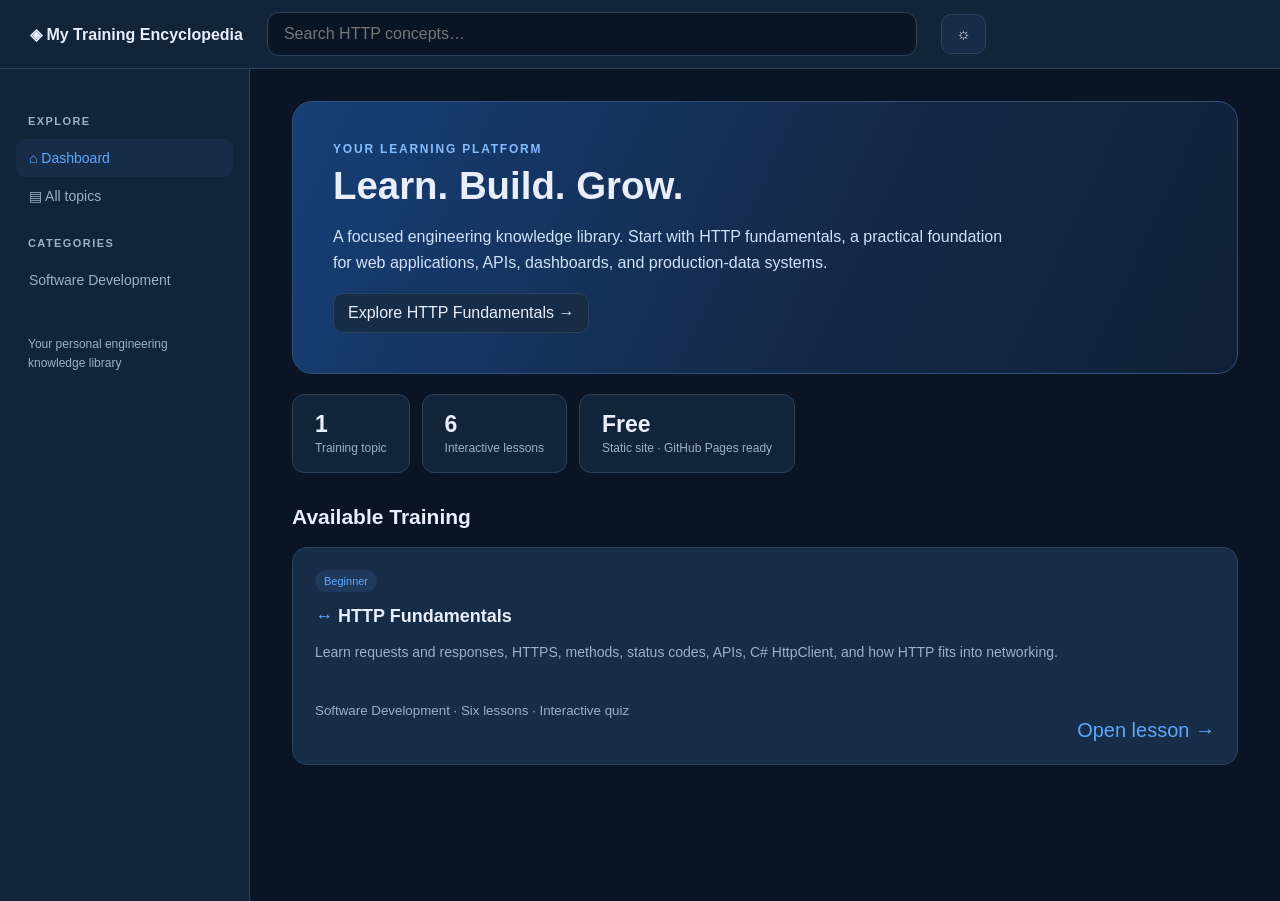
<file: index.html>
<!doctype html>
<html lang="en">
<head>
  <meta charset="utf-8">
  <meta name="viewport" content="width=device-width, initial-scale=1">
  <meta name="description" content="A personal engineering training library.">
  <title>My Training Encyclopedia</title>
  <link rel="stylesheet" href="style.css">
</head>
<body>
  <header class="site-header">
    <a class="brand" href="index.html">◈ My Training Encyclopedia</a>
    <label class="search-wrap"><span class="sr-only">Search training</span><input id="search" type="search" placeholder="Search HTTP concepts…" aria-label="Search training"></label>
    <button id="theme" class="theme-button" type="button" aria-label="Toggle light and dark theme">☼</button>
  </header>
  <div class="layout">
    <aside class="sidebar">
      <div class="side-title">EXPLORE</div>
      <a href="#home" class="nav active">⌂ Dashboard</a>
      <a href="#library" class="nav">▤ All topics</a>
      <div class="side-title">CATEGORIES</div>
      <div id="categories"><a class="nav" href="#library">Software Development</a></div>
      <div class="aside-foot">Your personal engineering knowledge library</div>
    </aside>
    <main id="app" tabindex="-1"></main>
  </div>
  <script src="script.js"></script>
</body>
</html>
</file>
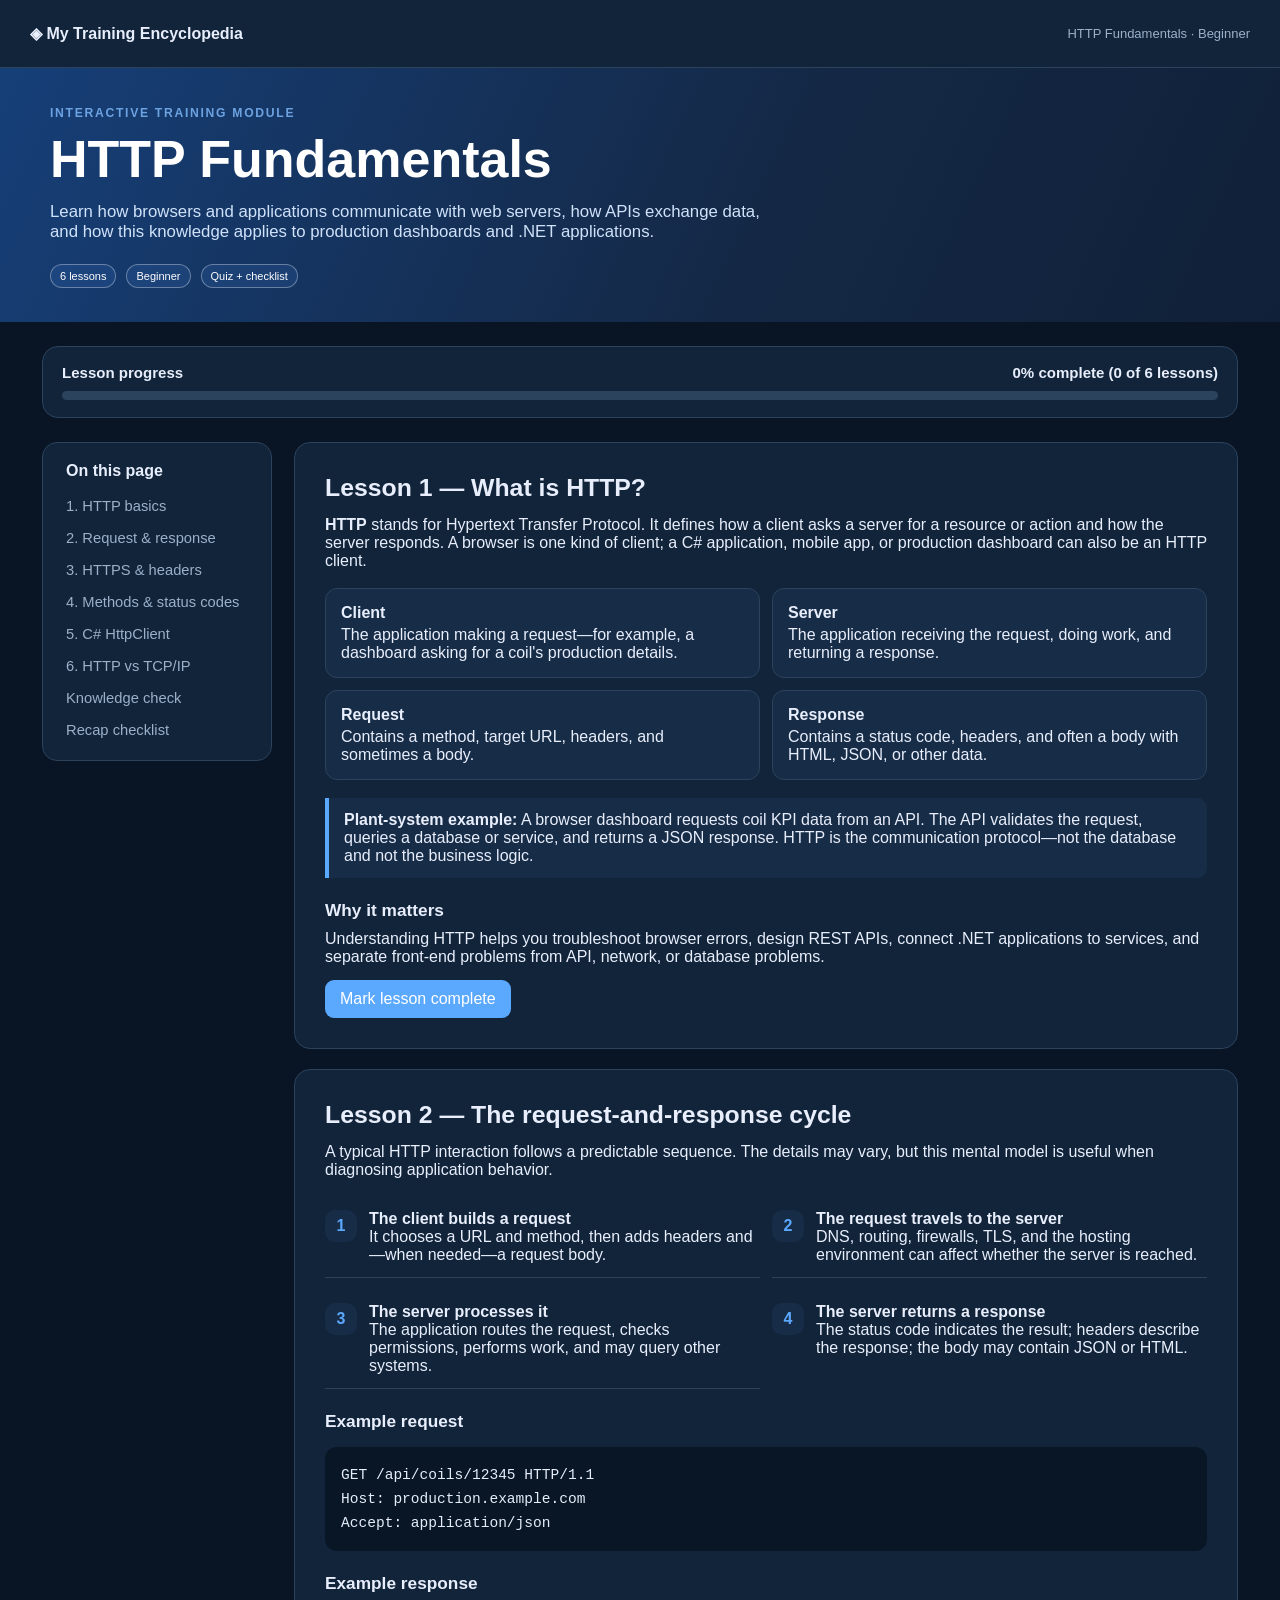
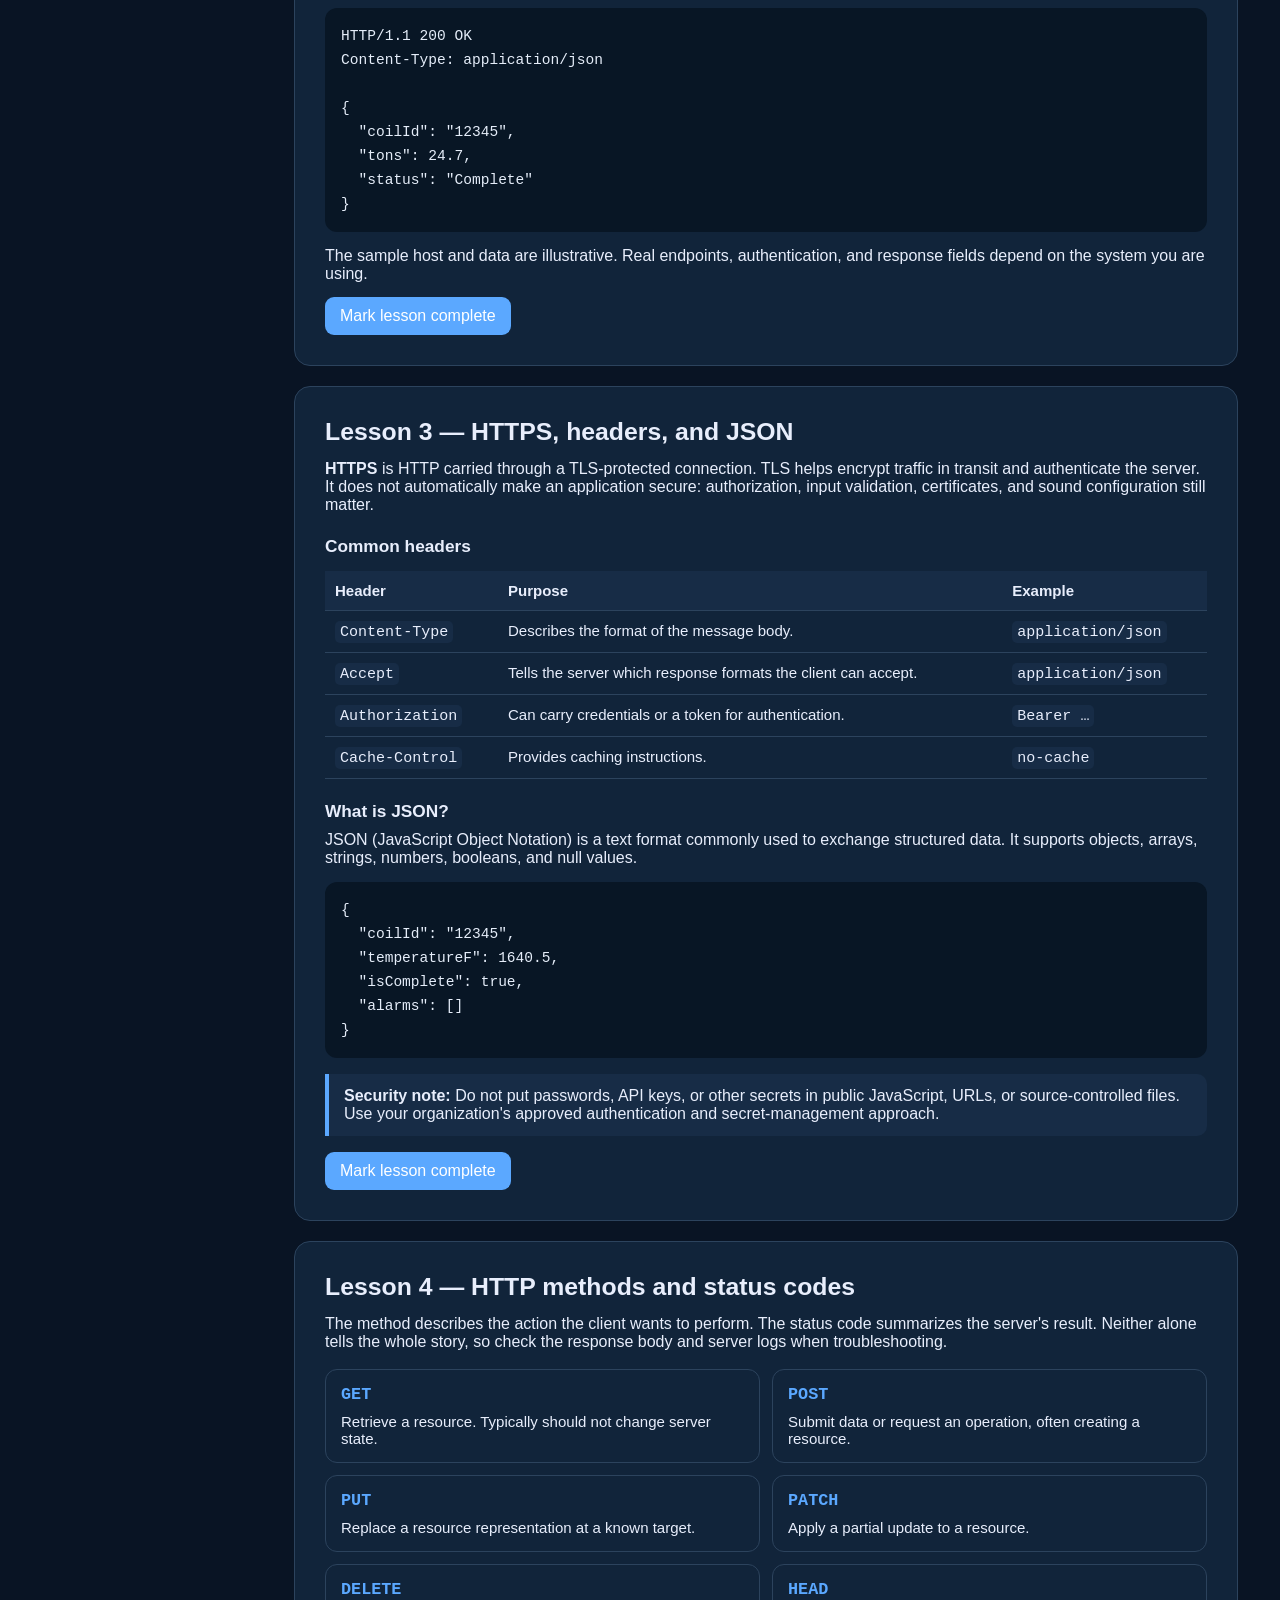
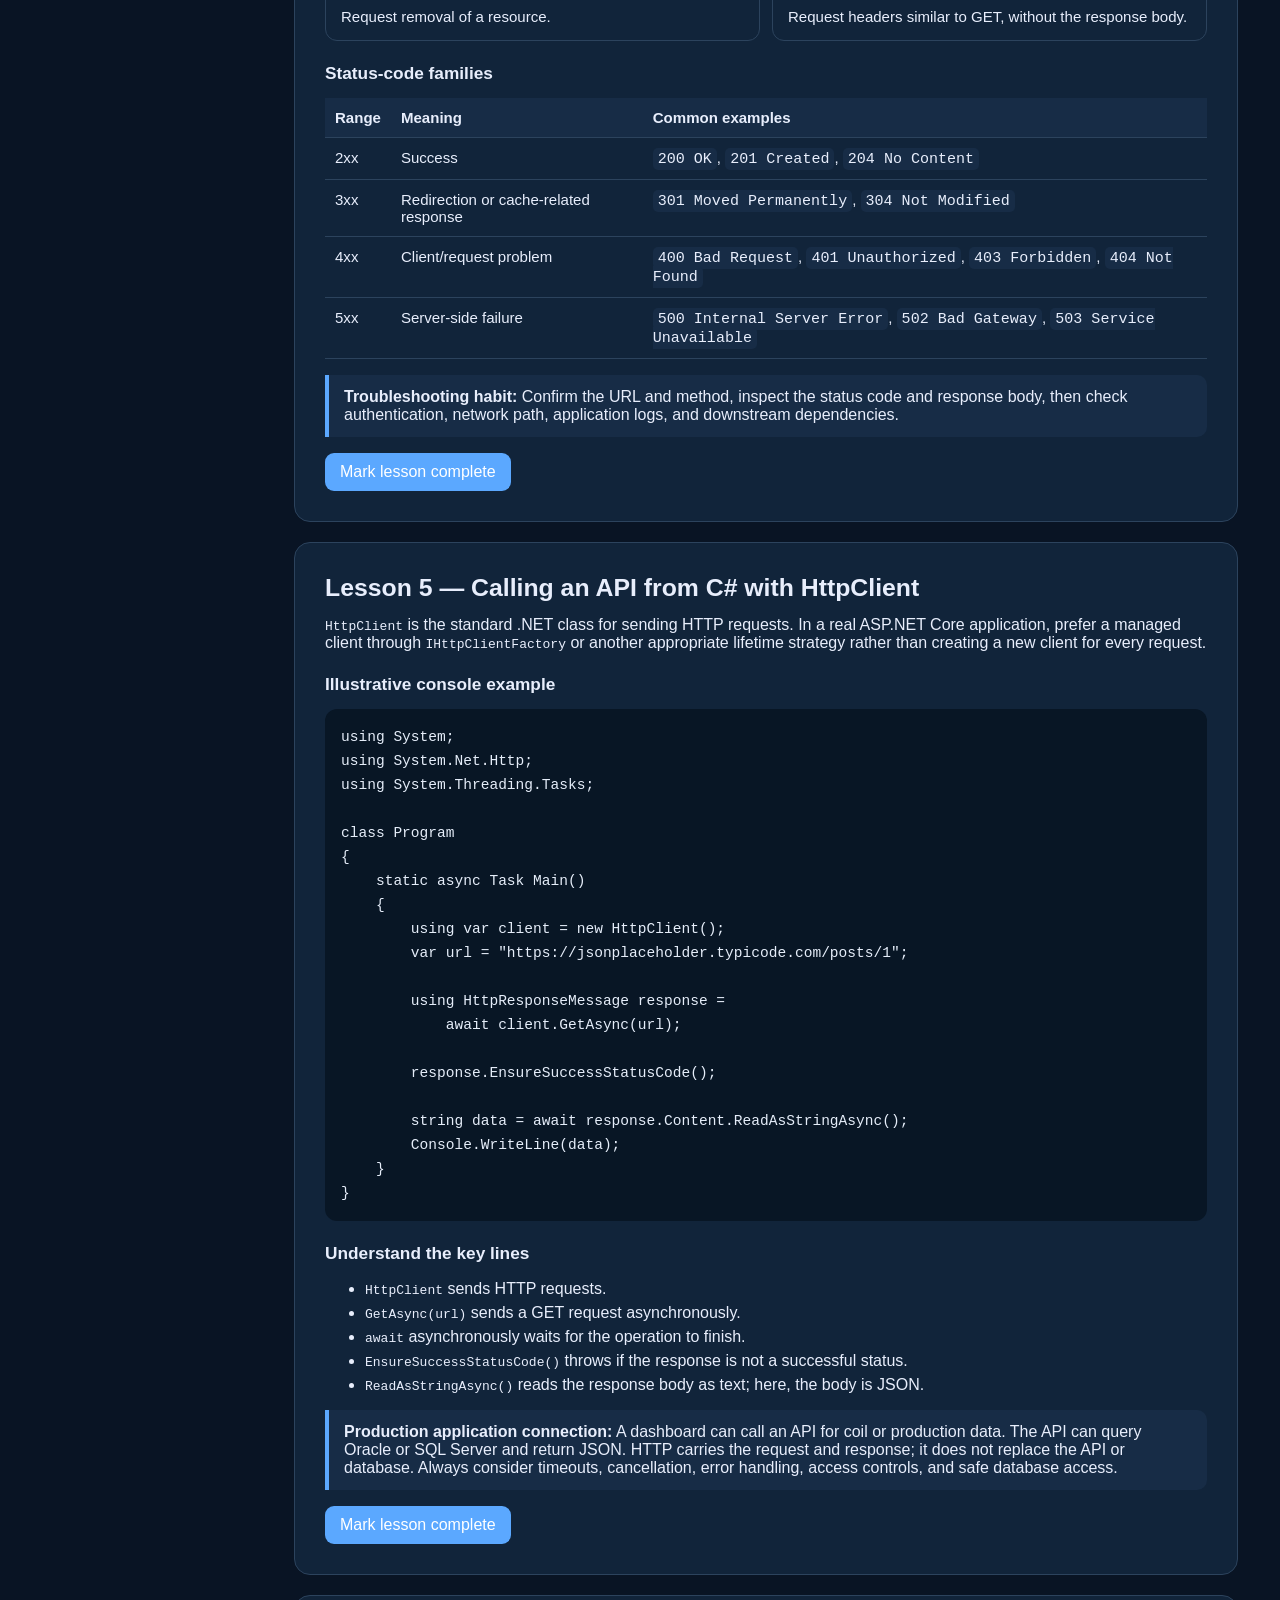
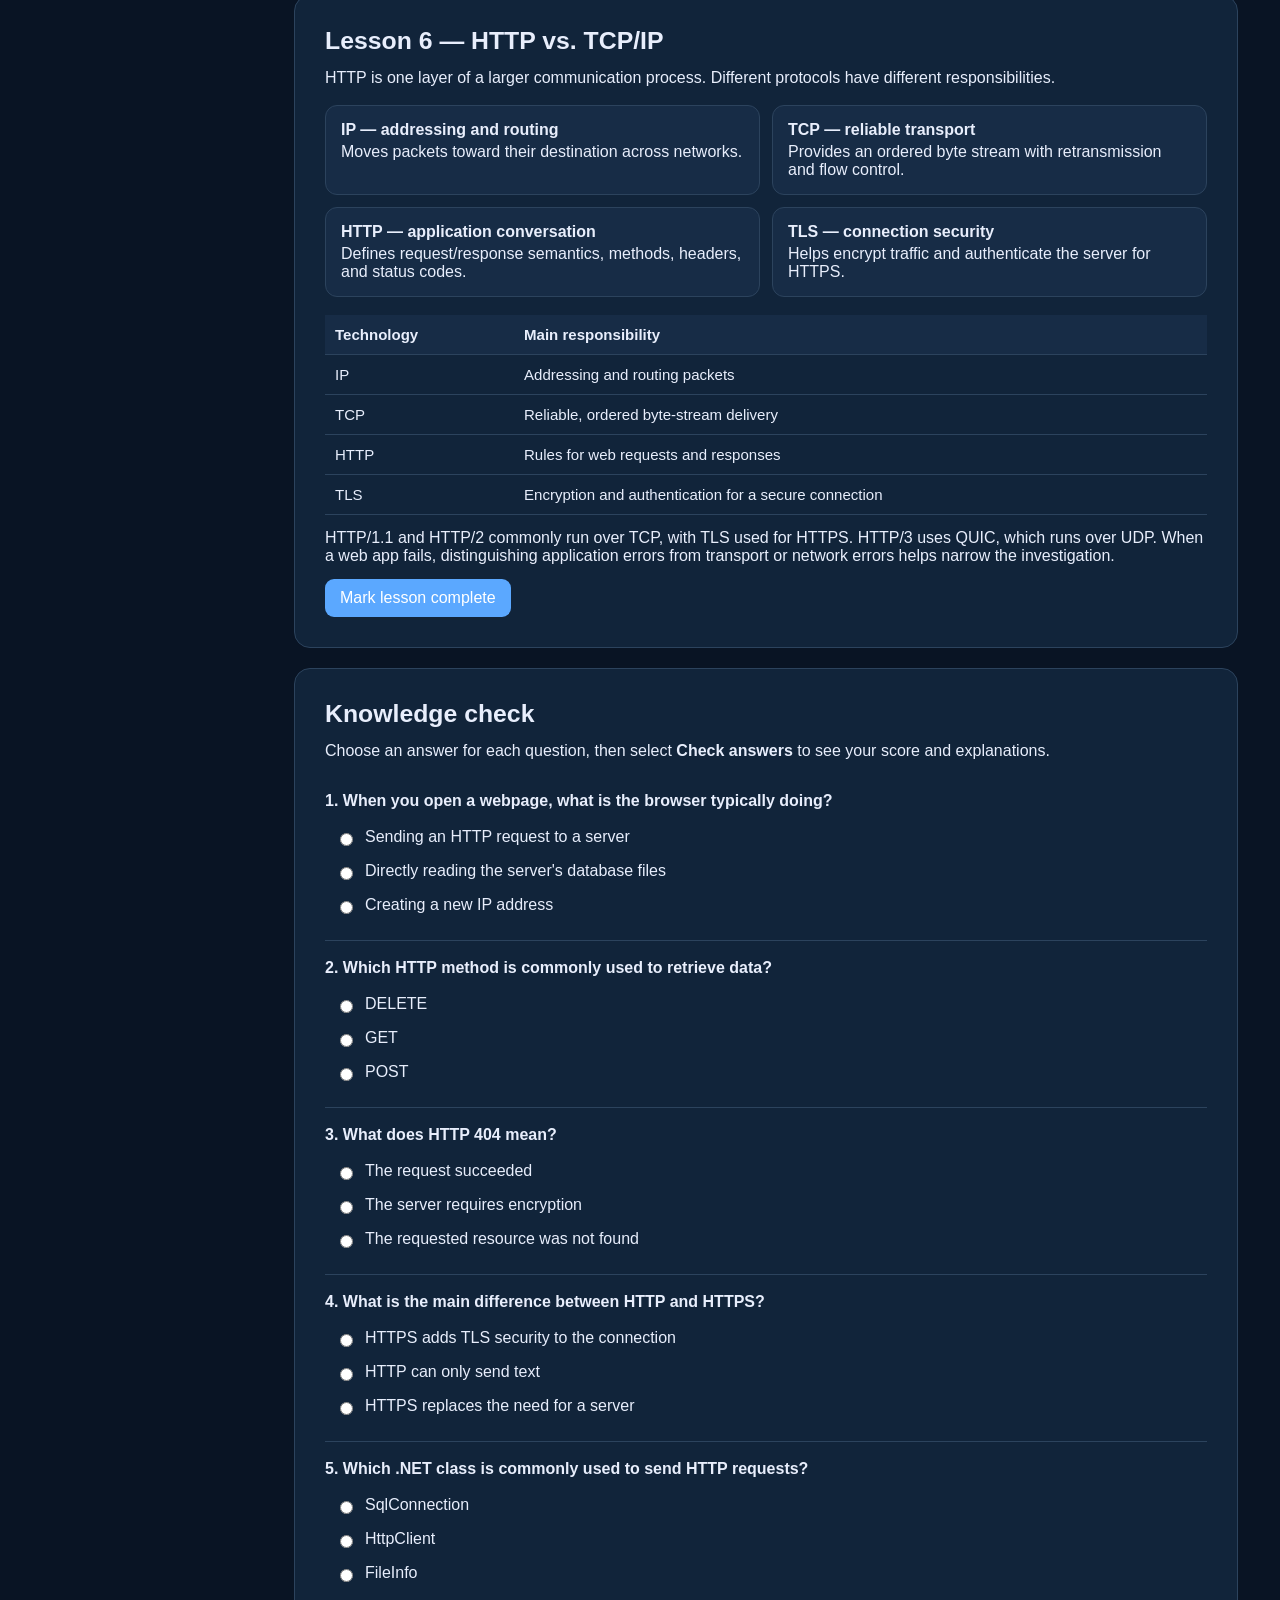
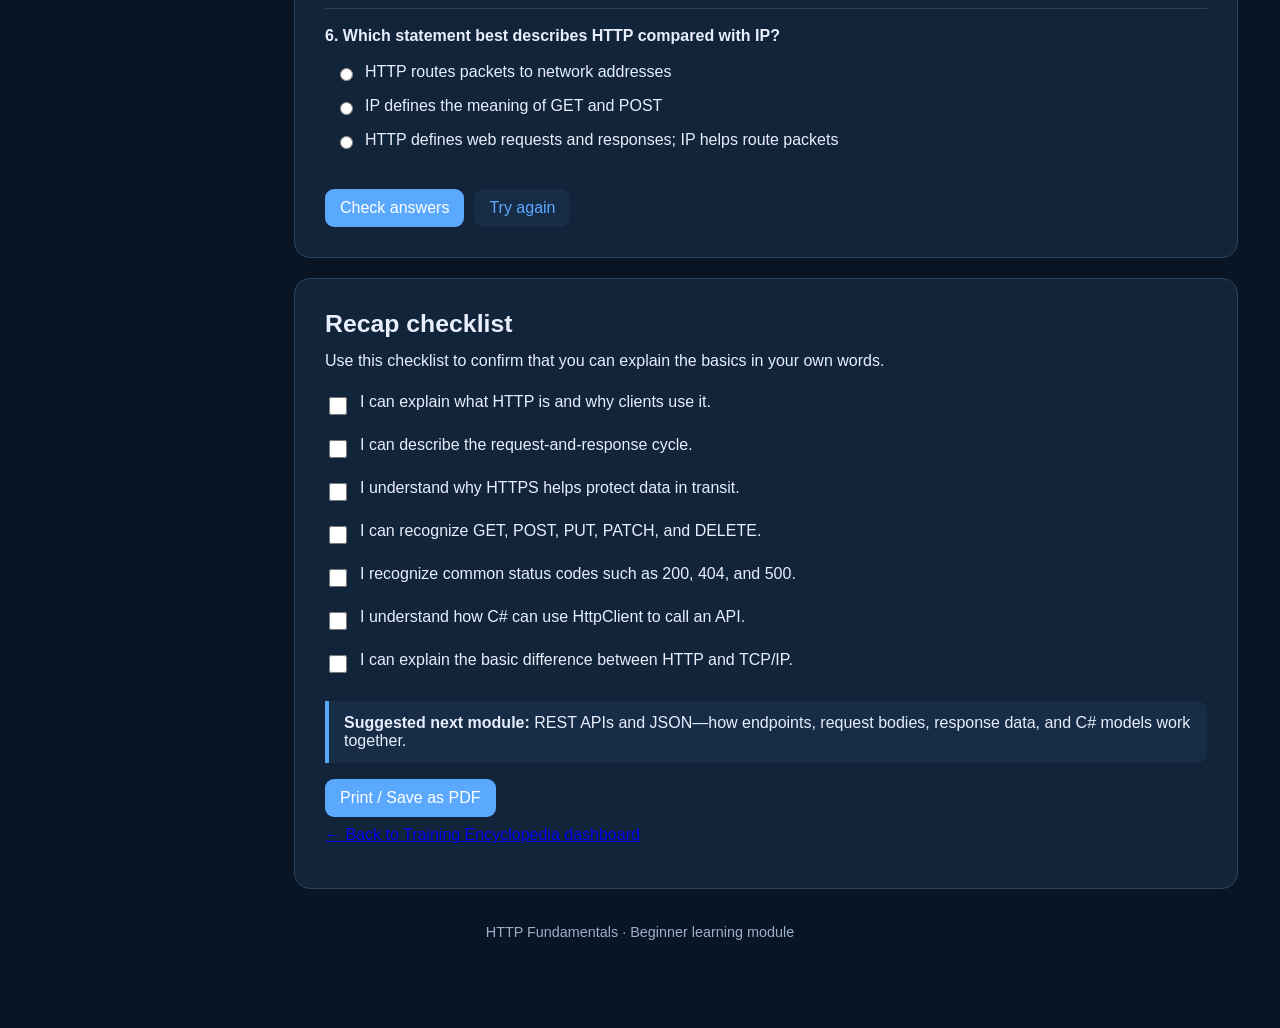
<file: http.html>
<!doctype html>
<html lang="en">
<head>
<meta charset="utf-8">
<meta name="viewport" content="width=device-width, initial-scale=1">
<meta name="description" content="Six interactive beginner lessons on HTTP, HTTPS, APIs, and C# HttpClient.">
<title>HTTP Fundamentals — Interactive Learning Module</title>
<link rel="stylesheet" href="../../style.css">
<link rel="stylesheet" href="http.css">
</head>
<body class="http-page">
<header class="site-header http-site-header">
  <a class="brand" href="../../index.html">◈ My Training Encyclopedia</a>
  <span class="page-label">HTTP Fundamentals · Beginner</span>
</header>
<section class="http-hero">
  <div class="http-hero-inner">
    <div class="eyebrow">Interactive training module</div>
    <h1>HTTP Fundamentals</h1>
    <p>Learn how browsers and applications communicate with web servers, how APIs exchange data, and how this knowledge applies to production dashboards and .NET applications.</p>
    <div class="http-meta"><span class="pill">6 lessons</span><span class="pill">Beginner</span><span class="pill">Quiz + checklist</span></div>
  </div>
</section>
<main class="http-main">
  <div class="progress-card">
    <div class="progress-head"><span>Lesson progress</span><span id="progressText">0% complete (0 of 6 lessons)</span></div>
    <div class="progress-track" id="progressTrack" role="progressbar" aria-valuemin="0" aria-valuemax="100" aria-valuenow="0"><div id="progressBar"></div></div>
  </div>
  <div class="http-layout">
    <nav class="http-nav" aria-label="Lesson navigation">
      <strong>On this page</strong>
      <div class="nav-links">
        <a href="#lesson1">1. HTTP basics</a>
        <a href="#lesson2">2. Request & response</a>
        <a href="#lesson3">3. HTTPS & headers</a>
        <a href="#lesson4">4. Methods & status codes</a>
        <a href="#lesson5">5. C# HttpClient</a>
        <a href="#lesson6">6. HTTP vs TCP/IP</a>
        <a href="#quiz">Knowledge check</a>
        <a href="#recap">Recap checklist</a>
      </div>
    </nav>
    <div class="http-content">
      <section id="lesson1" data-lesson>
        <h2>Lesson 1 — What is HTTP?</h2>
        <p><strong>HTTP</strong> stands for Hypertext Transfer Protocol. It defines how a client asks a server for a resource or action and how the server responds. A browser is one kind of client; a C# application, mobile app, or production dashboard can also be an HTTP client.</p>
        <div class="analogy-grid">
          <div class="tile"><b>Client</b>The application making a request—for example, a dashboard asking for a coil's production details.</div>
          <div class="tile"><b>Server</b>The application receiving the request, doing work, and returning a response.</div>
          <div class="tile"><b>Request</b>Contains a method, target URL, headers, and sometimes a body.</div>
          <div class="tile"><b>Response</b>Contains a status code, headers, and often a body with HTML, JSON, or other data.</div>
        </div>
        <div class="callout"><strong>Plant-system example:</strong> A browser dashboard requests coil KPI data from an API. The API validates the request, queries a database or service, and returns a JSON response. HTTP is the communication protocol—not the database and not the business logic.</div>
        <h3>Why it matters</h3>
        <p>Understanding HTTP helps you troubleshoot browser errors, design REST APIs, connect .NET applications to services, and separate front-end problems from API, network, or database problems.</p>
        <button class="complete-btn" data-complete="lesson1" type="button">Mark lesson complete</button>
      </section>

      <section id="lesson2" data-lesson>
        <h2>Lesson 2 — The request-and-response cycle</h2>
        <p>A typical HTTP interaction follows a predictable sequence. The details may vary, but this mental model is useful when diagnosing application behavior.</p>
        <div class="steps">
          <div class="step"><span class="num">1</span><div><b>The client builds a request</b><br>It chooses a URL and method, then adds headers and—when needed—a request body.</div></div>
          <div class="step"><span class="num">2</span><div><b>The request travels to the server</b><br>DNS, routing, firewalls, TLS, and the hosting environment can affect whether the server is reached.</div></div>
          <div class="step"><span class="num">3</span><div><b>The server processes it</b><br>The application routes the request, checks permissions, performs work, and may query other systems.</div></div>
          <div class="step"><span class="num">4</span><div><b>The server returns a response</b><br>The status code indicates the result; headers describe the response; the body may contain JSON or HTML.</div></div>
        </div>
        <h3>Example request</h3>
        <pre class="code">GET /api/coils/12345 HTTP/1.1
Host: production.example.com
Accept: application/json</pre>
        <h3>Example response</h3>
        <pre class="code">HTTP/1.1 200 OK
Content-Type: application/json

{
  "coilId": "12345",
  "tons": 24.7,
  "status": "Complete"
}</pre>
        <p>The sample host and data are illustrative. Real endpoints, authentication, and response fields depend on the system you are using.</p>
        <button class="complete-btn" data-complete="lesson2" type="button">Mark lesson complete</button>
      </section>

      <section id="lesson3" data-lesson>
        <h2>Lesson 3 — HTTPS, headers, and JSON</h2>
        <p><strong>HTTPS</strong> is HTTP carried through a TLS-protected connection. TLS helps encrypt traffic in transit and authenticate the server. It does not automatically make an application secure: authorization, input validation, certificates, and sound configuration still matter.</p>
        <h3>Common headers</h3>
        <table><thead><tr><th>Header</th><th>Purpose</th><th>Example</th></tr></thead><tbody>
          <tr><td><code>Content-Type</code></td><td>Describes the format of the message body.</td><td><code>application/json</code></td></tr>
          <tr><td><code>Accept</code></td><td>Tells the server which response formats the client can accept.</td><td><code>application/json</code></td></tr>
          <tr><td><code>Authorization</code></td><td>Can carry credentials or a token for authentication.</td><td><code>Bearer …</code></td></tr>
          <tr><td><code>Cache-Control</code></td><td>Provides caching instructions.</td><td><code>no-cache</code></td></tr>
        </tbody></table>
        <h3>What is JSON?</h3>
        <p>JSON (JavaScript Object Notation) is a text format commonly used to exchange structured data. It supports objects, arrays, strings, numbers, booleans, and null values.</p>
        <pre class="code">{
  "coilId": "12345",
  "temperatureF": 1640.5,
  "isComplete": true,
  "alarms": []
}</pre>
        <div class="callout"><strong>Security note:</strong> Do not put passwords, API keys, or other secrets in public JavaScript, URLs, or source-controlled files. Use your organization's approved authentication and secret-management approach.</div>
        <button class="complete-btn" data-complete="lesson3" type="button">Mark lesson complete</button>
      </section>

      <section id="lesson4" data-lesson>
        <h2>Lesson 4 — HTTP methods and status codes</h2>
        <p>The method describes the action the client wants to perform. The status code summarizes the server's result. Neither alone tells the whole story, so check the response body and server logs when troubleshooting.</p>
        <div class="method-grid">
          <div class="method"><code>GET</code><p>Retrieve a resource. Typically should not change server state.</p></div>
          <div class="method"><code>POST</code><p>Submit data or request an operation, often creating a resource.</p></div>
          <div class="method"><code>PUT</code><p>Replace a resource representation at a known target.</p></div>
          <div class="method"><code>PATCH</code><p>Apply a partial update to a resource.</p></div>
          <div class="method"><code>DELETE</code><p>Request removal of a resource.</p></div>
          <div class="method"><code>HEAD</code><p>Request headers similar to GET, without the response body.</p></div>
        </div>
        <h3>Status-code families</h3>
        <table><thead><tr><th>Range</th><th>Meaning</th><th>Common examples</th></tr></thead><tbody>
          <tr><td>2xx</td><td>Success</td><td><code>200 OK</code>, <code>201 Created</code>, <code>204 No Content</code></td></tr>
          <tr><td>3xx</td><td>Redirection or cache-related response</td><td><code>301 Moved Permanently</code>, <code>304 Not Modified</code></td></tr>
          <tr><td>4xx</td><td>Client/request problem</td><td><code>400 Bad Request</code>, <code>401 Unauthorized</code>, <code>403 Forbidden</code>, <code>404 Not Found</code></td></tr>
          <tr><td>5xx</td><td>Server-side failure</td><td><code>500 Internal Server Error</code>, <code>502 Bad Gateway</code>, <code>503 Service Unavailable</code></td></tr>
        </tbody></table>
        <div class="callout"><strong>Troubleshooting habit:</strong> Confirm the URL and method, inspect the status code and response body, then check authentication, network path, application logs, and downstream dependencies.</div>
        <button class="complete-btn" data-complete="lesson4" type="button">Mark lesson complete</button>
      </section>

      <section id="lesson5" data-lesson>
        <h2>Lesson 5 — Calling an API from C# with HttpClient</h2>
        <p><code>HttpClient</code> is the standard .NET class for sending HTTP requests. In a real ASP.NET Core application, prefer a managed client through <code>IHttpClientFactory</code> or another appropriate lifetime strategy rather than creating a new client for every request.</p>
        <h3>Illustrative console example</h3>
        <pre class="code">using System;
using System.Net.Http;
using System.Threading.Tasks;

class Program
{
    static async Task Main()
    {
        using var client = new HttpClient();
        var url = "https://jsonplaceholder.typicode.com/posts/1";

        using HttpResponseMessage response =
            await client.GetAsync(url);

        response.EnsureSuccessStatusCode();

        string data = await response.Content.ReadAsStringAsync();
        Console.WriteLine(data);
    }
}</pre>
        <h3>Understand the key lines</h3>
        <ul>
          <li><code>HttpClient</code> sends HTTP requests.</li>
          <li><code>GetAsync(url)</code> sends a GET request asynchronously.</li>
          <li><code>await</code> asynchronously waits for the operation to finish.</li>
          <li><code>EnsureSuccessStatusCode()</code> throws if the response is not a successful status.</li>
          <li><code>ReadAsStringAsync()</code> reads the response body as text; here, the body is JSON.</li>
        </ul>
        <div class="callout"><strong>Production application connection:</strong> A dashboard can call an API for coil or production data. The API can query Oracle or SQL Server and return JSON. HTTP carries the request and response; it does not replace the API or database. Always consider timeouts, cancellation, error handling, access controls, and safe database access.</div>
        <button class="complete-btn" data-complete="lesson5" type="button">Mark lesson complete</button>
      </section>

      <section id="lesson6" data-lesson>
        <h2>Lesson 6 — HTTP vs. TCP/IP</h2>
        <p>HTTP is one layer of a larger communication process. Different protocols have different responsibilities.</p>
        <div class="analogy-grid">
          <div class="tile"><b>IP — addressing and routing</b>Moves packets toward their destination across networks.</div>
          <div class="tile"><b>TCP — reliable transport</b>Provides an ordered byte stream with retransmission and flow control.</div>
          <div class="tile"><b>HTTP — application conversation</b>Defines request/response semantics, methods, headers, and status codes.</div>
          <div class="tile"><b>TLS — connection security</b>Helps encrypt traffic and authenticate the server for HTTPS.</div>
        </div>
        <table><thead><tr><th>Technology</th><th>Main responsibility</th></tr></thead><tbody>
          <tr><td>IP</td><td>Addressing and routing packets</td></tr>
          <tr><td>TCP</td><td>Reliable, ordered byte-stream delivery</td></tr>
          <tr><td>HTTP</td><td>Rules for web requests and responses</td></tr>
          <tr><td>TLS</td><td>Encryption and authentication for a secure connection</td></tr>
        </tbody></table>
        <p>HTTP/1.1 and HTTP/2 commonly run over TCP, with TLS used for HTTPS. HTTP/3 uses QUIC, which runs over UDP. When a web app fails, distinguishing application errors from transport or network errors helps narrow the investigation.</p>
        <button class="complete-btn" data-complete="lesson6" type="button">Mark lesson complete</button>
      </section>

      <section id="quiz">
        <h2>Knowledge check</h2>
        <p>Choose an answer for each question, then select <strong>Check answers</strong> to see your score and explanations.</p>
        <form id="quizForm">
          <div class="quiz-question" data-answer="0" data-explain="A client sends a request; the server processes it and returns a response.">
            <p>1. When you open a webpage, what is the browser typically doing?</p>
            <label class="option"><input type="radio" name="q1" value="0"> Sending an HTTP request to a server</label>
            <label class="option"><input type="radio" name="q1" value="1"> Directly reading the server's database files</label>
            <label class="option"><input type="radio" name="q1" value="2"> Creating a new IP address</label><div class="feedback"></div>
          </div>
          <div class="quiz-question" data-answer="1" data-explain="GET is commonly used to retrieve a resource.">
            <p>2. Which HTTP method is commonly used to retrieve data?</p>
            <label class="option"><input type="radio" name="q2" value="0"> DELETE</label><label class="option"><input type="radio" name="q2" value="1"> GET</label><label class="option"><input type="radio" name="q2" value="2"> POST</label><div class="feedback"></div>
          </div>
          <div class="quiz-question" data-answer="2" data-explain="404 is the Not Found status code.">
            <p>3. What does HTTP 404 mean?</p>
            <label class="option"><input type="radio" name="q3" value="0"> The request succeeded</label><label class="option"><input type="radio" name="q3" value="1"> The server requires encryption</label><label class="option"><input type="radio" name="q3" value="2"> The requested resource was not found</label><div class="feedback"></div>
          </div>
          <div class="quiz-question" data-answer="0" data-explain="HTTPS uses TLS to help protect communication between the client and server.">
            <p>4. What is the main difference between HTTP and HTTPS?</p>
            <label class="option"><input type="radio" name="q4" value="0"> HTTPS adds TLS security to the connection</label><label class="option"><input type="radio" name="q4" value="1"> HTTP can only send text</label><label class="option"><input type="radio" name="q4" value="2"> HTTPS replaces the need for a server</label><div class="feedback"></div>
          </div>
          <div class="quiz-question" data-answer="1" data-explain="HttpClient is the .NET class commonly used to send HTTP requests.">
            <p>5. Which .NET class is commonly used to send HTTP requests?</p>
            <label class="option"><input type="radio" name="q5" value="0"> SqlConnection</label><label class="option"><input type="radio" name="q5" value="1"> HttpClient</label><label class="option"><input type="radio" name="q5" value="2"> FileInfo</label><div class="feedback"></div>
          </div>
          <div class="quiz-question" data-answer="2" data-explain="HTTP describes the request/response conversation; IP helps route packets.">
            <p>6. Which statement best describes HTTP compared with IP?</p>
            <label class="option"><input type="radio" name="q6" value="0"> HTTP routes packets to network addresses</label><label class="option"><input type="radio" name="q6" value="1"> IP defines the meaning of GET and POST</label><label class="option"><input type="radio" name="q6" value="2"> HTTP defines web requests and responses; IP helps route packets</label><div class="feedback"></div>
          </div>
          <div class="quiz-actions"><button type="submit">Check answers</button><button type="button" class="secondary" id="resetQuiz">Try again</button><span id="score" aria-live="polite"></span></div>
        </form>
      </section>

      <section id="recap">
        <h2>Recap checklist</h2>
        <p>Use this checklist to confirm that you can explain the basics in your own words.</p>
        <div class="checklist">
          <label><input type="checkbox"> I can explain what HTTP is and why clients use it.</label>
          <label><input type="checkbox"> I can describe the request-and-response cycle.</label>
          <label><input type="checkbox"> I understand why HTTPS helps protect data in transit.</label>
          <label><input type="checkbox"> I can recognize GET, POST, PUT, PATCH, and DELETE.</label>
          <label><input type="checkbox"> I recognize common status codes such as 200, 404, and 500.</label>
          <label><input type="checkbox"> I understand how C# can use HttpClient to call an API.</label>
          <label><input type="checkbox"> I can explain the basic difference between HTTP and TCP/IP.</label>
        </div>
        <div class="callout"><strong>Suggested next module:</strong> REST APIs and JSON—how endpoints, request bodies, response data, and C# models work together.</div>
        <button id="printBtn" type="button">Print / Save as PDF</button>
        <p><a href="../../index.html">← Back to Training Encyclopedia dashboard</a></p>
      </section>
    </div>
  </div>
  <footer class="http-footer">HTTP Fundamentals · Beginner learning module</footer>
</main>
<script>
  const lessonIds = [...document.querySelectorAll("[data-lesson]")].map(el => el.id);
  const completed = new Set();
  const progressBar = document.getElementById("progressBar");
  const progressText = document.getElementById("progressText");
  const progressTrack = document.getElementById("progressTrack");

  function updateProgress() {
    const pct = Math.round(completed.size / lessonIds.length * 100);
    progressBar.style.width = pct + "%";
    progressText.textContent = `${pct}% complete (${completed.size} of ${lessonIds.length} lessons)`;
    progressTrack.setAttribute("aria-valuenow", pct);
    document.querySelectorAll(".complete-btn").forEach(btn => {
      const done = completed.has(btn.dataset.complete);
      btn.textContent = done ? "Lesson completed ✓" : "Mark lesson complete";
      btn.classList.toggle("done", done);
    });
  }

  document.querySelectorAll(".complete-btn").forEach(btn => btn.addEventListener("click", () => {
    if (completed.has(btn.dataset.complete)) completed.delete(btn.dataset.complete);
    else completed.add(btn.dataset.complete);
    updateProgress();
  }));

  document.querySelectorAll(".http-nav a").forEach(link => link.addEventListener("click", () => {
    document.querySelectorAll(".http-nav a").forEach(a => a.classList.remove("active"));
    link.classList.add("active");
  }));

  document.getElementById("quizForm").addEventListener("submit", event => {
    event.preventDefault();
    let score = 0, answered = 0;
    document.querySelectorAll(".quiz-question").forEach(question => {
      const selected = question.querySelector("input:checked");
      const feedback = question.querySelector(".feedback");
      feedback.className = "feedback";
      if (!selected) {
        feedback.textContent = "Choose an answer to complete this question.";
        feedback.classList.add("bad");
        return;
      }
      answered++;
      const correct = Number(selected.value) === Number(question.dataset.answer);
      if (correct) score++;
      feedback.textContent = (correct ? "Correct. " : "Not quite. ") + question.dataset.explain;
      feedback.classList.add(correct ? "good" : "bad");
    });
    document.getElementById("score").textContent = answered === 6 ? `Score: ${score}/6` : `Answered ${answered}/6 · Current score: ${score}/${answered}`;
  });

  document.getElementById("resetQuiz").addEventListener("click", () => {
    document.getElementById("quizForm").reset();
    document.querySelectorAll(".feedback").forEach(el => { el.className = "feedback"; el.textContent = ""; });
    document.getElementById("score").textContent = "";
  });
  document.getElementById("printBtn").addEventListener("click", () => window.print());
</script>
</body>
</html>
</file>
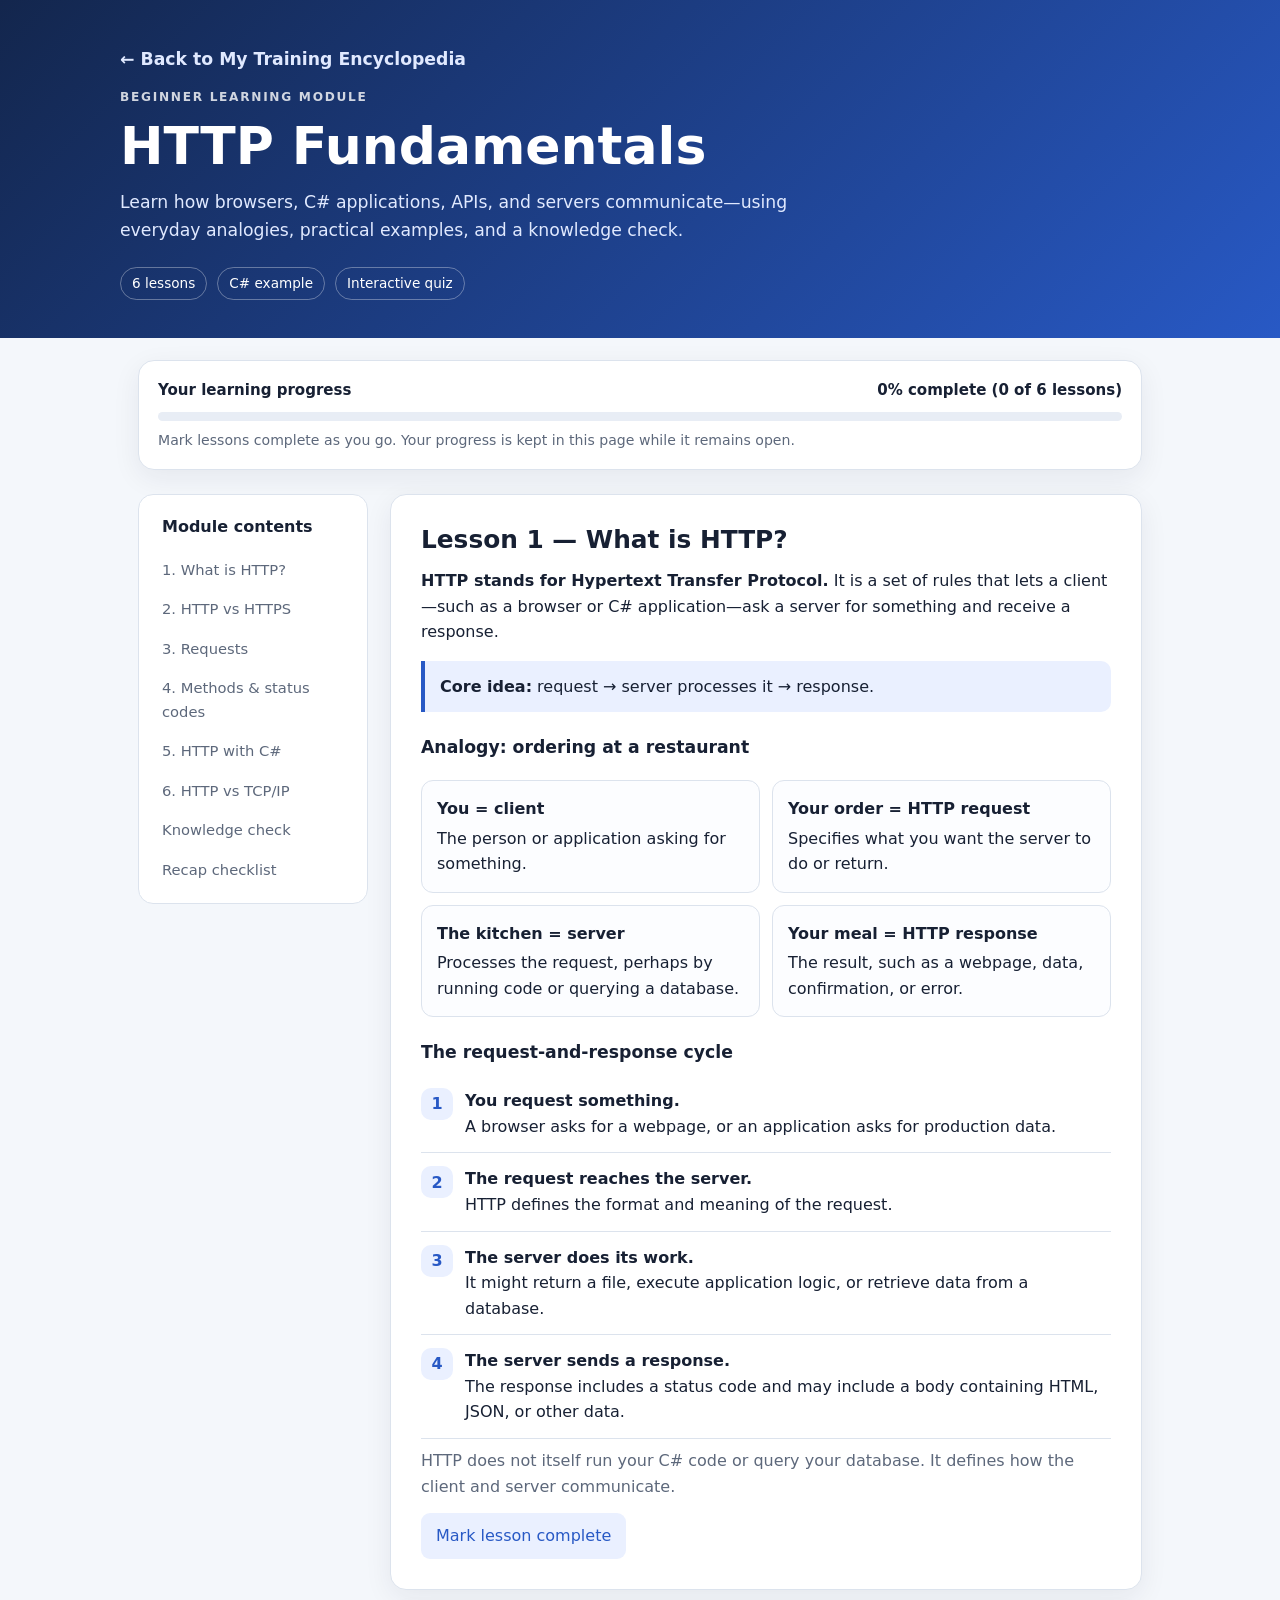
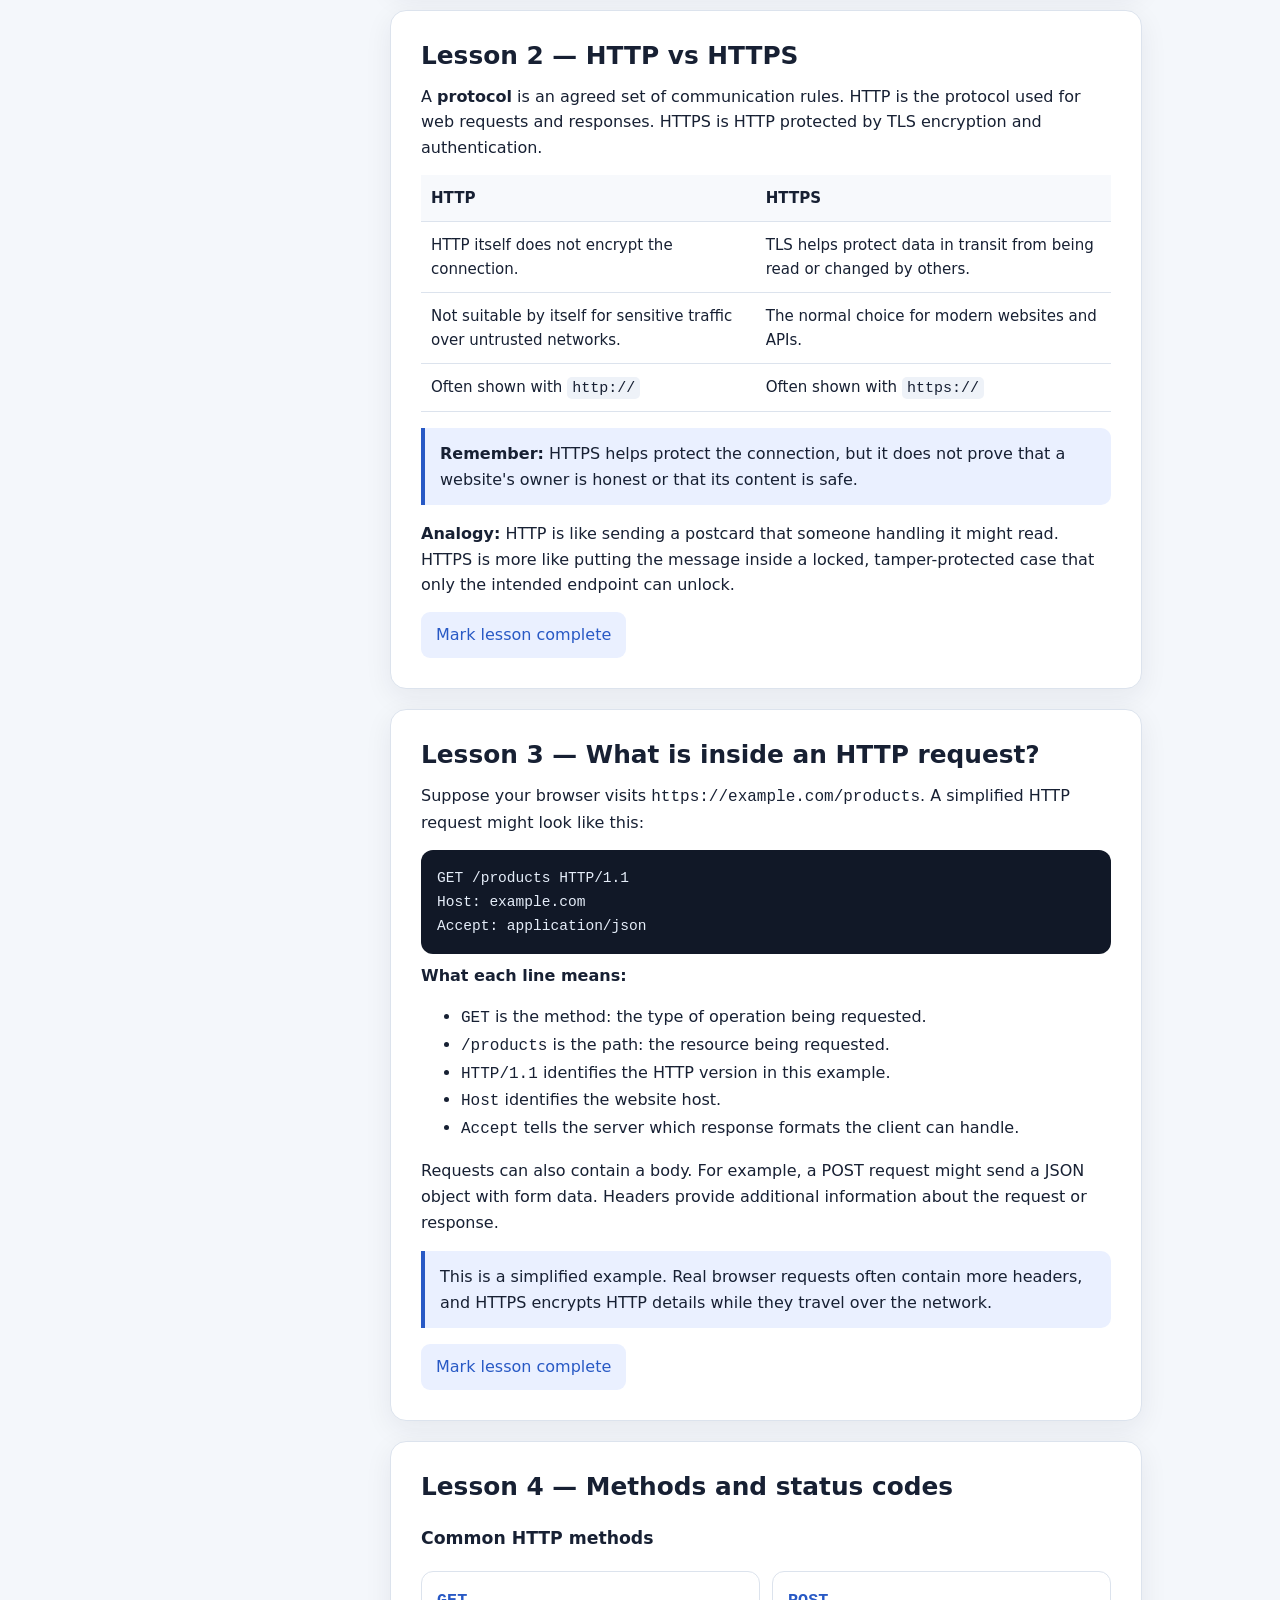
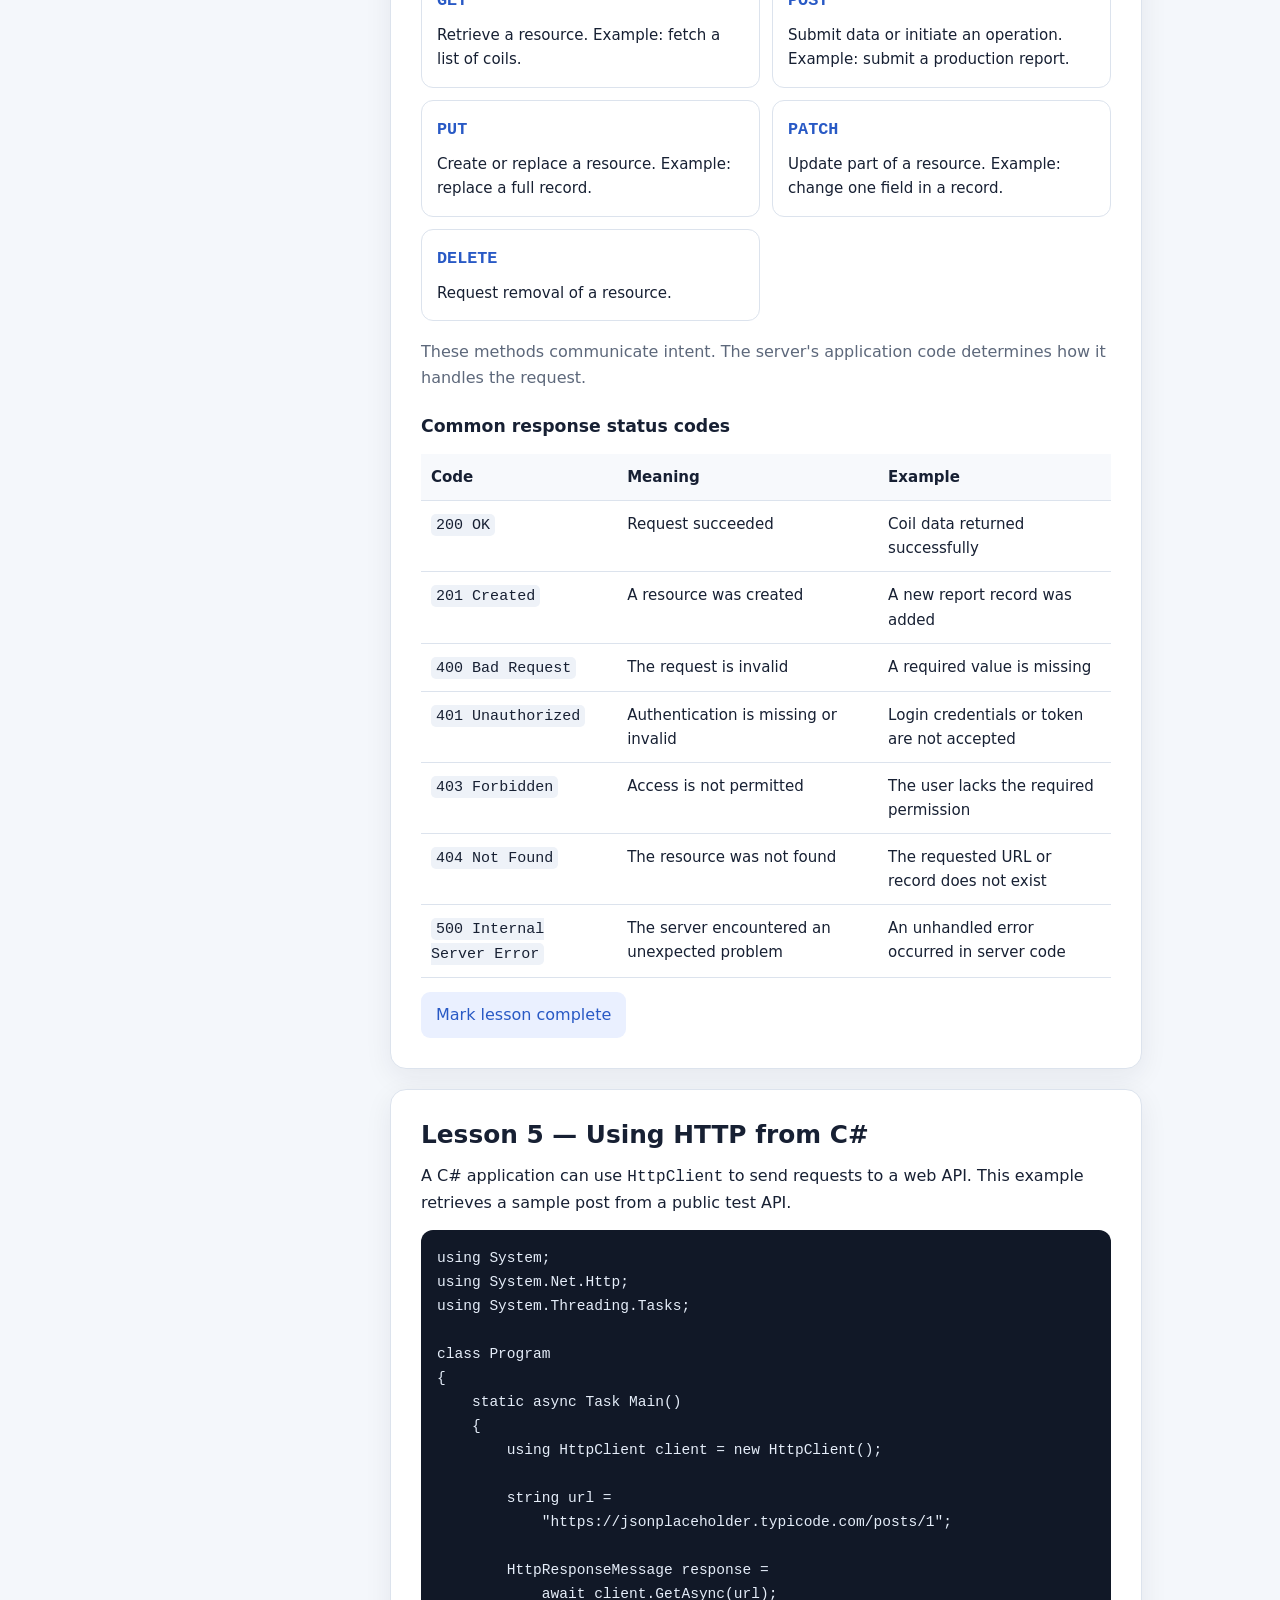
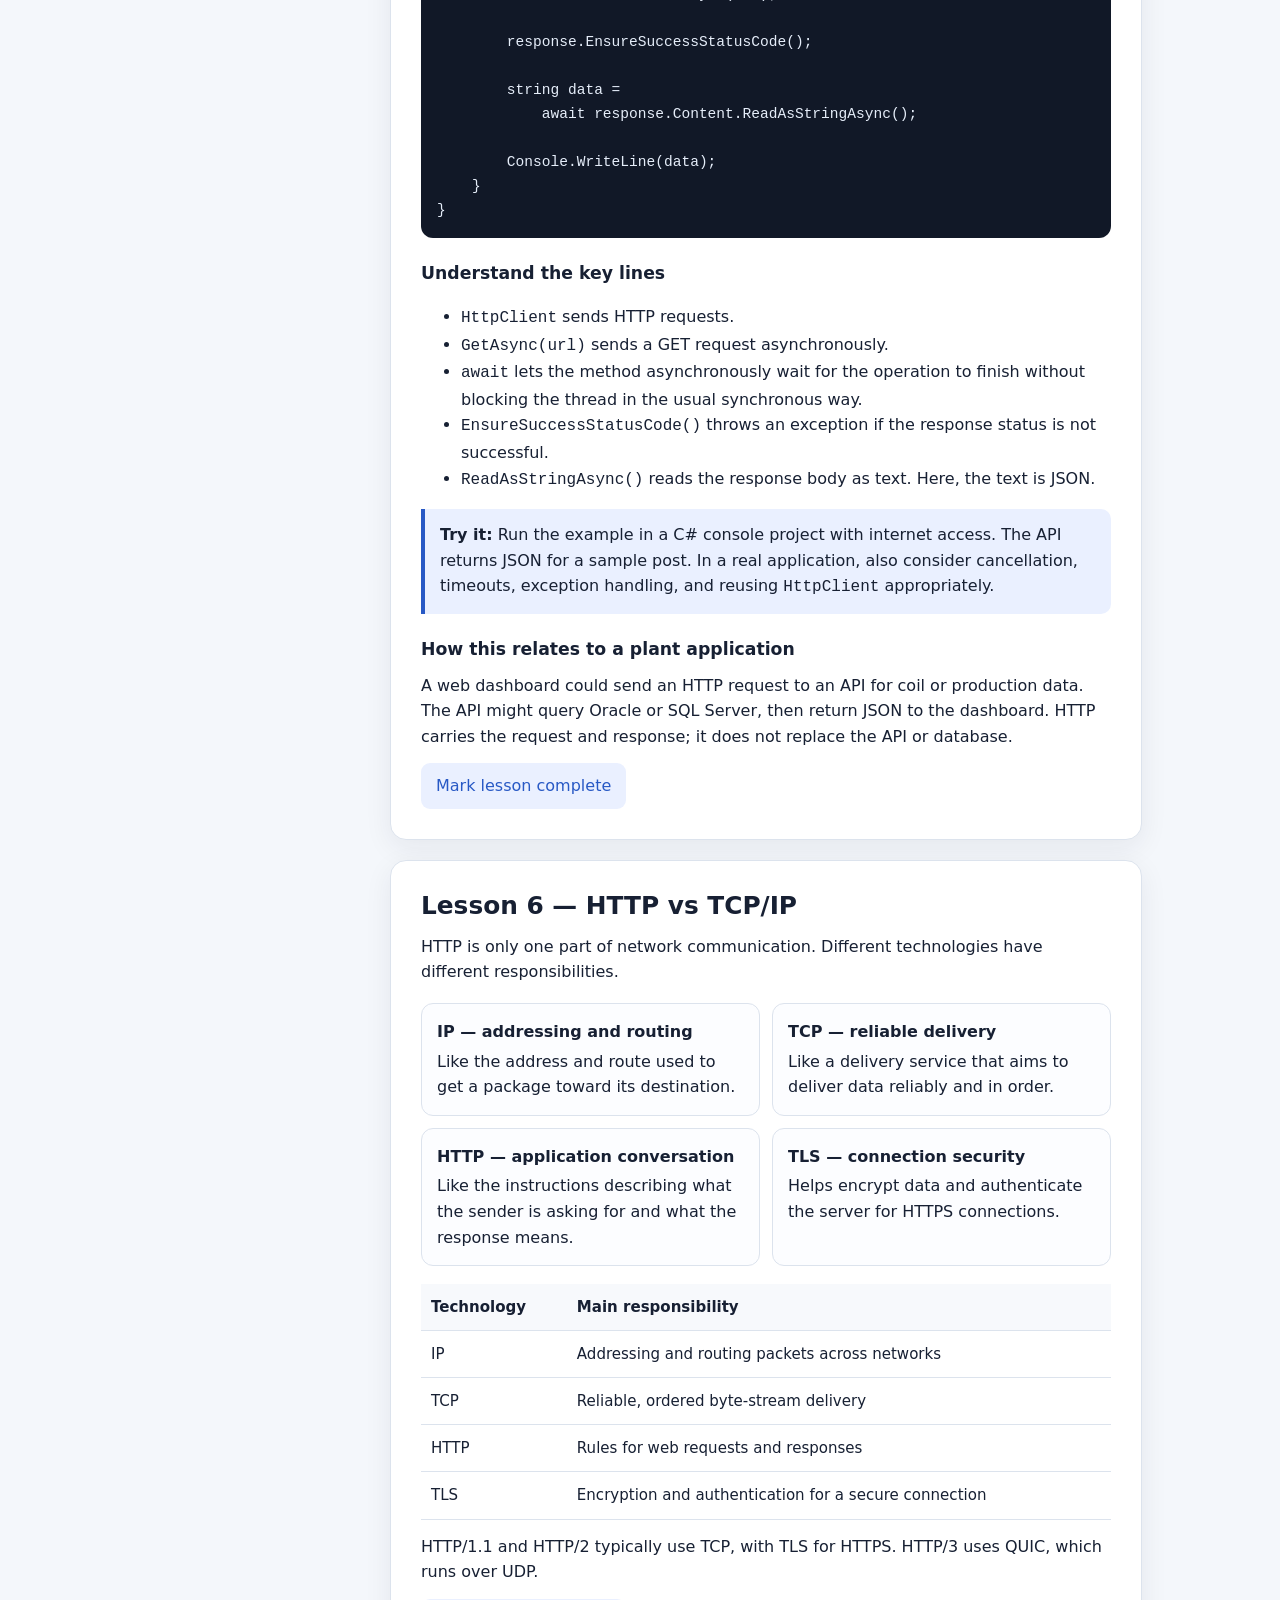
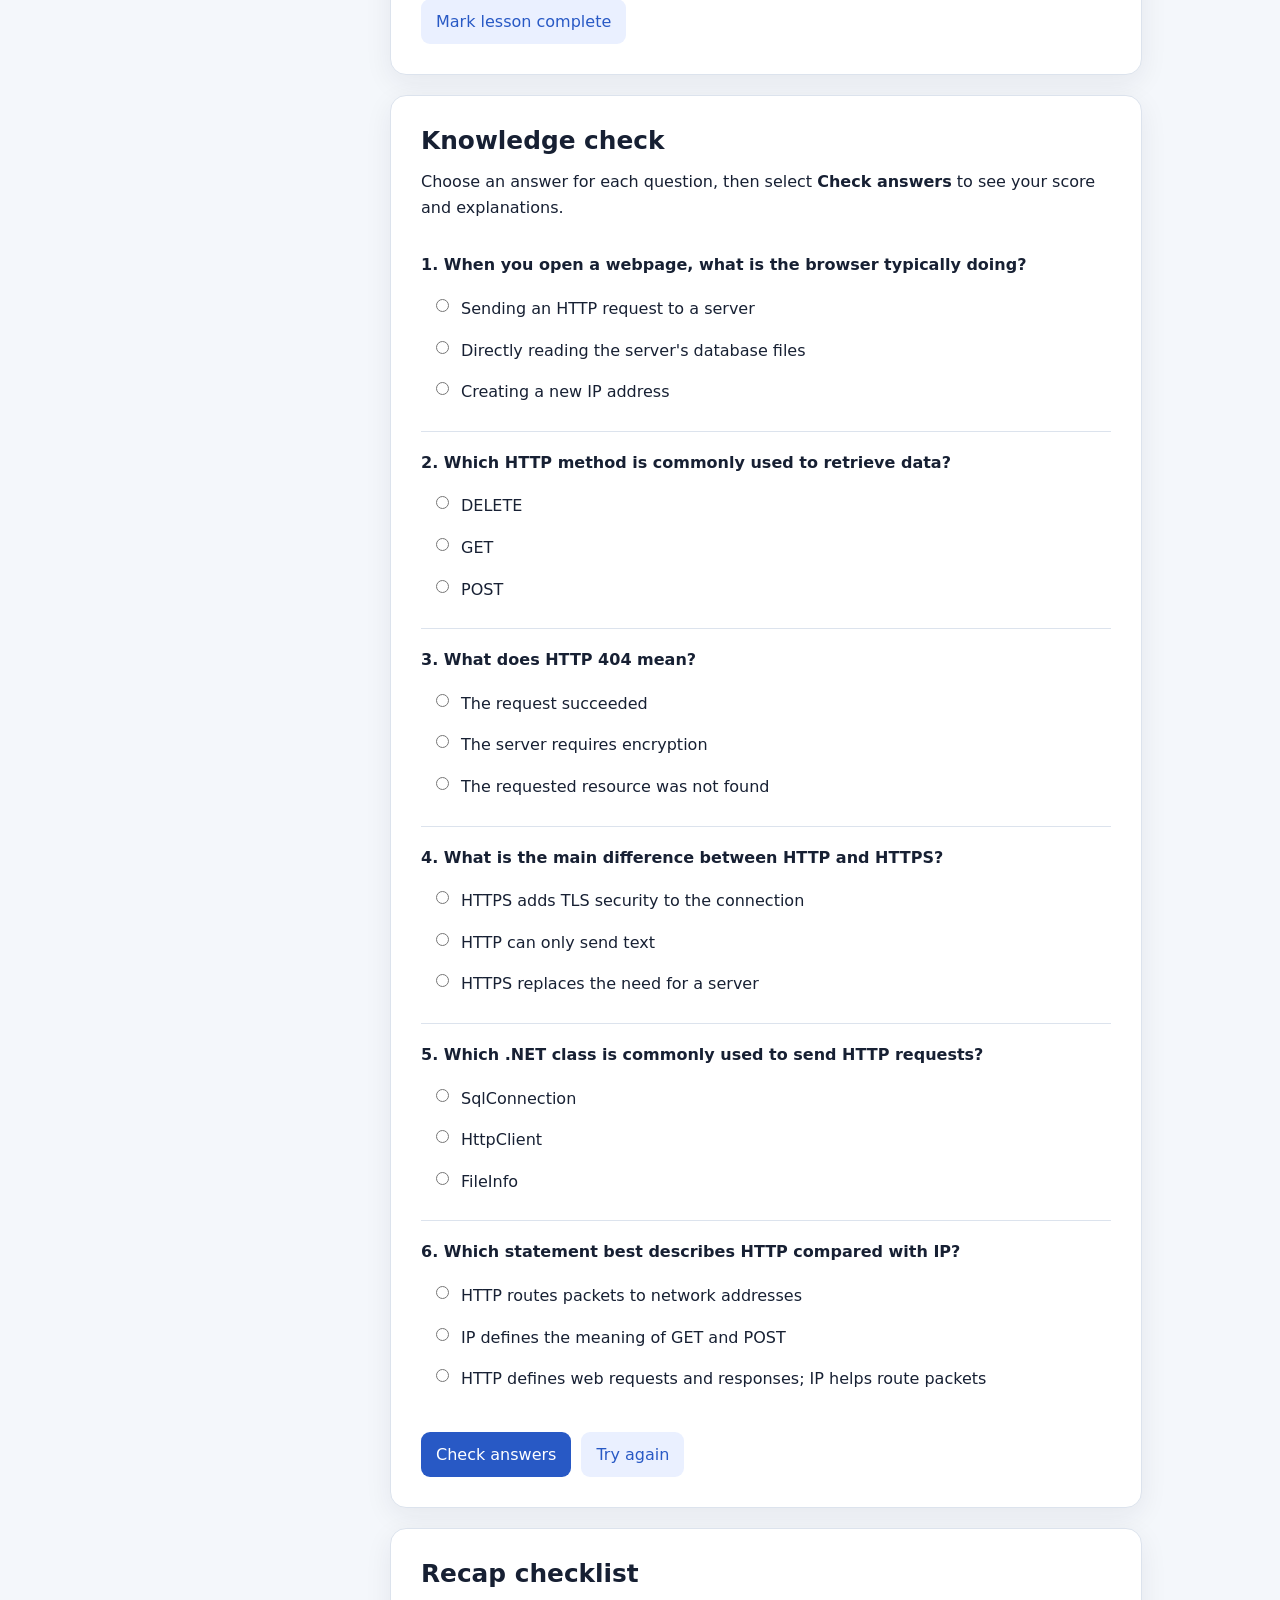
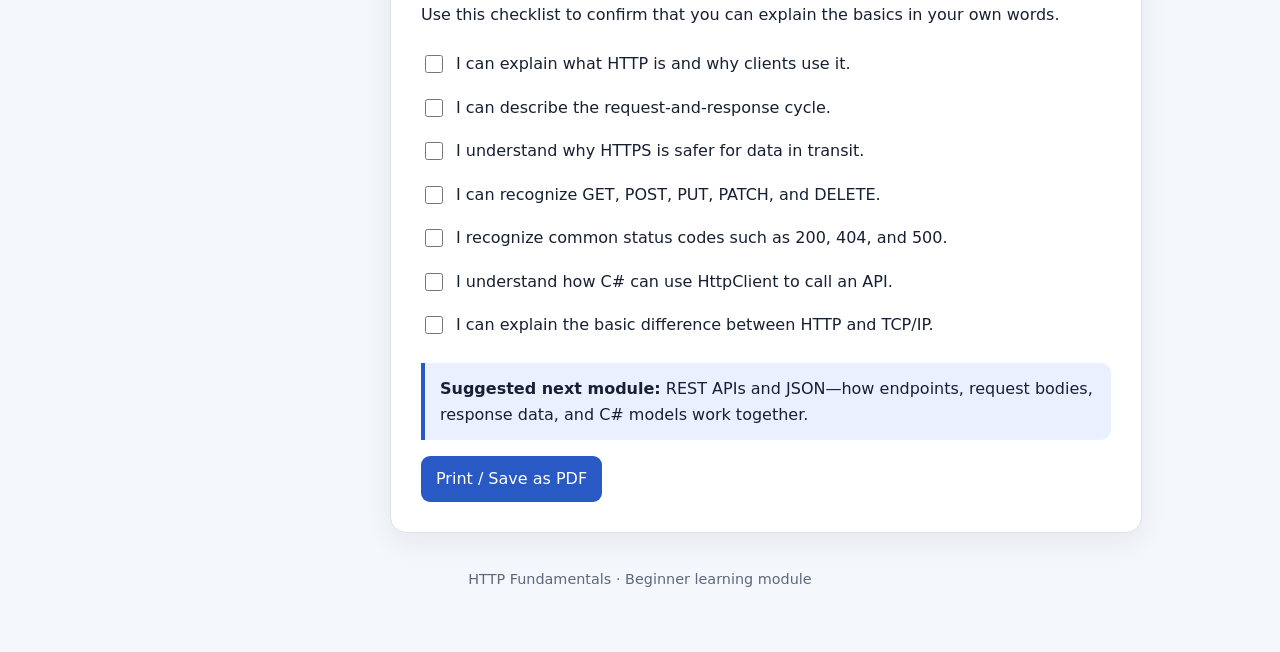
<file: training/http.html>
<!DOCTYPE html>
<html lang="en">
<head>
<meta charset="UTF-8">
<meta name="viewport" content="width=device-width, initial-scale=1">
<title>HTTP Fundamentals — Interactive Learning Module</title>
<style>
  :root {
    --bg: #f4f7fb; --panel: #ffffff; --text: #172033; --muted: #5d687b;
    --line: #dce3ed; --accent: #2859c5; --accent-soft: #eaf0ff;
    --green: #18794e; --green-soft: #e7f6ee; --red: #b42318; --red-soft: #fff0ee;
    --code: #111827; --code-text: #e5edf9; --shadow: 0 8px 28px rgba(22, 34, 55, .07);
  }
  * { box-sizing: border-box; }
  html { scroll-behavior: smooth; }
  body { margin: 0; font: 16px/1.6 system-ui, -apple-system, Segoe UI, Roboto, Arial, sans-serif; background: var(--bg); color: var(--text); }
  a { color: var(--accent); }
  .hero { background: linear-gradient(135deg, #13264d, #2859c5); color: white; padding: 46px 20px 38px; }
  .hero-inner, main { max-width: 1040px; margin: auto; }
  .eyebrow { text-transform: uppercase; letter-spacing: .14em; font-size: .76rem; font-weight: 800; opacity: .8; }
  h1 { font-size: clamp(2rem, 5vw, 3.25rem); line-height: 1.12; margin: 10px 0 14px; }
  .hero p { max-width: 720px; color: #e0e9ff; font-size: 1.08rem; margin: 0; }
  .meta { display: flex; gap: 10px; flex-wrap: wrap; margin-top: 22px; }
  .pill { border: 1px solid #ffffff55; border-radius: 999px; padding: 5px 11px; font-size: .85rem; }
  main { padding: 24px 18px 64px; }
  .progress-card { background: var(--panel); border: 1px solid var(--line); box-shadow: var(--shadow); border-radius: 16px; padding: 17px 19px; margin: -2px 0 24px; }
  .progress-head { display:flex; justify-content:space-between; gap:12px; font-weight:700; font-size:.94rem; }
  .progress-track { height: 9px; background:#e8edf5; border-radius:99px; overflow:hidden; margin-top:10px; }
  #progressBar { width:0%; height:100%; background:var(--accent); transition:width .25s; }
  .layout { display:grid; grid-template-columns: 230px minmax(0,1fr); gap:22px; align-items:start; }
  nav { background:var(--panel); border:1px solid var(--line); border-radius:15px; padding:14px; position:sticky; top:14px; }
  nav strong { display:block; padding:5px 9px 10px; }
  nav a { display:block; text-decoration:none; padding:8px 9px; border-radius:9px; color:var(--muted); font-size:.92rem; }
  nav a:hover, nav a.active { background:var(--accent-soft); color:var(--accent); font-weight:700; }
  .content { min-width:0; }
  section { background:var(--panel); border:1px solid var(--line); border-radius:16px; padding:clamp(20px, 4vw, 30px); margin-bottom:20px; box-shadow:var(--shadow); scroll-margin-top:20px; }
  h2 { font-size:1.55rem; margin:0 0 12px; line-height:1.25; }
  h3 { font-size:1.08rem; margin:22px 0 8px; }
  p { margin:9px 0 14px; }
  .muted { color:var(--muted); }
  .callout { border-left:4px solid var(--accent); background:var(--accent-soft); padding:13px 15px; border-radius:0 10px 10px 0; margin:16px 0; }
  .analogy-grid, .steps, .method-grid { display:grid; grid-template-columns:repeat(2,minmax(0,1fr)); gap:12px; margin:18px 0; }
  .tile { border:1px solid var(--line); border-radius:12px; padding:15px; background:#fcfdff; }
  .tile b { display:block; margin-bottom:4px; }
  .step { display:flex; gap:12px; align-items:flex-start; padding:13px 0; border-bottom:1px solid var(--line); }
  .step:last-child { border-bottom:0; }
  .num { flex:0 0 32px; height:32px; display:grid; place-items:center; border-radius:10px; background:var(--accent-soft); color:var(--accent); font-weight:800; }
  .code { background:var(--code); color:var(--code-text); padding:16px; border-radius:12px; overflow:auto; font: .91rem/1.65 ui-monospace, SFMono-Regular, Consolas, monospace; white-space:pre; }
  .method { border:1px solid var(--line); border-radius:12px; padding:15px; }
  .method code { font-size:1.05rem; font-weight:800; color:var(--accent); }
  .method p { margin-bottom:0; font-size:.94rem; }
  table { width:100%; border-collapse:collapse; margin:14px 0; font-size:.94rem; }
  th,td { text-align:left; padding:11px 10px; border-bottom:1px solid var(--line); vertical-align:top; }
  th { background:#f7f9fc; }
  td code { background:#eef2f8; padding:2px 5px; border-radius:5px; }
  .quiz-question { border-top:1px solid var(--line); padding:18px 0; }
  .quiz-question:first-of-type { border-top:0; }
  .quiz-question p { font-weight:750; margin:0 0 10px; }
  .option { display:flex; gap:9px; align-items:flex-start; padding:8px 10px; border-radius:8px; cursor:pointer; }
  .option:hover { background:#f6f8fc; }
  .feedback { display:none; margin-top:9px; padding:10px 12px; border-radius:9px; font-size:.93rem; }
  .feedback.good { display:block; color:var(--green); background:var(--green-soft); }
  .feedback.bad { display:block; color:var(--red); background:var(--red-soft); }
  button { cursor:pointer; border:0; border-radius:9px; padding:10px 15px; background:var(--accent); color:white; font-weight:750; font:inherit; }
  button.secondary { color:var(--accent); background:var(--accent-soft); }
  .quiz-actions { display:flex; gap:10px; align-items:center; flex-wrap:wrap; margin-top:14px; }
  #score { font-weight:800; }
  .checklist label { display:flex; gap:10px; padding:9px 0; cursor:pointer; }
  .checklist input { width:18px; height:18px; margin-top:4px; accent-color:var(--accent); }
  .done { color:var(--green); font-weight:700; }
  footer { text-align:center; color:var(--muted); padding:15px 0 30px; font-size:.9rem; }
  @media (max-width:780px) {
    .layout { grid-template-columns:1fr; }
    nav { position:static; }
    nav .nav-links { display:grid; grid-template-columns:repeat(2,minmax(0,1fr)); gap:2px; }
    .analogy-grid,.steps,.method-grid { grid-template-columns:1fr; }
  }
  @media print {
    body { background:white; } .hero { background:#13264d !important; print-color-adjust:exact; }
    nav, .progress-card, button, footer { display:none !important; }
    .layout { display:block; } section { box-shadow:none; break-inside:avoid; }
  }
</style>
</head>
<body>
<header class="hero">
  <div class="hero-inner">
    <p style="margin:0 0 14px"><a href="index.html" style="color:#e0e9ff;text-decoration:none;font-weight:700">← Back to My Training Encyclopedia</a></p>
    <div class="eyebrow">Beginner learning module</div>
    <h1>HTTP Fundamentals</h1>
    <p>Learn how browsers, C# applications, APIs, and servers communicate—using everyday analogies, practical examples, and a knowledge check.</p>
    <div class="meta"><span class="pill">6 lessons</span><span class="pill">C# example</span><span class="pill">Interactive quiz</span></div>
  </div>
</header>

<main>
  <div class="progress-card">
    <div class="progress-head"><span>Your learning progress</span><span id="progressText">0% complete</span></div>
    <div class="progress-track" role="progressbar" aria-label="Learning progress" aria-valuemin="0" aria-valuemax="100" aria-valuenow="0" id="progressTrack"><div id="progressBar"></div></div>
    <p class="muted" style="margin:8px 0 0;font-size:.88rem">Mark lessons complete as you go. Your progress is kept in this page while it remains open.</p>
  </div>

  <div class="layout">
    <nav aria-label="Module contents">
      <strong>Module contents</strong>
      <div class="nav-links">
        <a href="#lesson1">1. What is HTTP?</a>
        <a href="#lesson2">2. HTTP vs HTTPS</a>
        <a href="#lesson3">3. Requests</a>
        <a href="#lesson4">4. Methods & status codes</a>
        <a href="#lesson5">5. HTTP with C#</a>
        <a href="#lesson6">6. HTTP vs TCP/IP</a>
        <a href="#quiz">Knowledge check</a>
        <a href="#recap">Recap checklist</a>
      </div>
    </nav>

    <div class="content">
      <section id="lesson1" data-lesson>
        <h2>Lesson 1 — What is HTTP?</h2>
        <p><strong>HTTP stands for Hypertext Transfer Protocol.</strong> It is a set of rules that lets a client—such as a browser or C# application—ask a server for something and receive a response.</p>
        <div class="callout"><strong>Core idea:</strong> request → server processes it → response.</div>
        <h3>Analogy: ordering at a restaurant</h3>
        <div class="analogy-grid">
          <div class="tile"><b>You = client</b>The person or application asking for something.</div>
          <div class="tile"><b>Your order = HTTP request</b>Specifies what you want the server to do or return.</div>
          <div class="tile"><b>The kitchen = server</b>Processes the request, perhaps by running code or querying a database.</div>
          <div class="tile"><b>Your meal = HTTP response</b>The result, such as a webpage, data, confirmation, or error.</div>
        </div>
        <h3>The request-and-response cycle</h3>
        <div class="step"><span class="num">1</span><div><b>You request something.</b><br>A browser asks for a webpage, or an application asks for production data.</div></div>
        <div class="step"><span class="num">2</span><div><b>The request reaches the server.</b><br>HTTP defines the format and meaning of the request.</div></div>
        <div class="step"><span class="num">3</span><div><b>The server does its work.</b><br>It might return a file, execute application logic, or retrieve data from a database.</div></div>
        <div class="step"><span class="num">4</span><div><b>The server sends a response.</b><br>The response includes a status code and may include a body containing HTML, JSON, or other data.</div></div>
        <p class="muted">HTTP does not itself run your C# code or query your database. It defines how the client and server communicate.</p>
        <button class="secondary complete-btn" data-complete="lesson1">Mark lesson complete</button>
      </section>

      <section id="lesson2" data-lesson>
        <h2>Lesson 2 — HTTP vs HTTPS</h2>
        <p>A <strong>protocol</strong> is an agreed set of communication rules. HTTP is the protocol used for web requests and responses. HTTPS is HTTP protected by TLS encryption and authentication.</p>
        <table>
          <thead><tr><th>HTTP</th><th>HTTPS</th></tr></thead>
          <tbody>
            <tr><td>HTTP itself does not encrypt the connection.</td><td>TLS helps protect data in transit from being read or changed by others.</td></tr>
            <tr><td>Not suitable by itself for sensitive traffic over untrusted networks.</td><td>The normal choice for modern websites and APIs.</td></tr>
            <tr><td>Often shown with <code>http://</code></td><td>Often shown with <code>https://</code></td></tr>
          </tbody>
        </table>
        <div class="callout"><strong>Remember:</strong> HTTPS helps protect the connection, but it does not prove that a website's owner is honest or that its content is safe.</div>
        <p><strong>Analogy:</strong> HTTP is like sending a postcard that someone handling it might read. HTTPS is more like putting the message inside a locked, tamper-protected case that only the intended endpoint can unlock.</p>
        <button class="secondary complete-btn" data-complete="lesson2">Mark lesson complete</button>
      </section>

      <section id="lesson3" data-lesson>
        <h2>Lesson 3 — What is inside an HTTP request?</h2>
        <p>Suppose your browser visits <code>https://example.com/products</code>. A simplified HTTP request might look like this:</p>
        <div class="code">GET /products HTTP/1.1
Host: example.com
Accept: application/json</div>
        <p><strong>What each line means:</strong></p>
        <ul>
          <li><code>GET</code> is the method: the type of operation being requested.</li>
          <li><code>/products</code> is the path: the resource being requested.</li>
          <li><code>HTTP/1.1</code> identifies the HTTP version in this example.</li>
          <li><code>Host</code> identifies the website host.</li>
          <li><code>Accept</code> tells the server which response formats the client can handle.</li>
        </ul>
        <p>Requests can also contain a body. For example, a POST request might send a JSON object with form data. Headers provide additional information about the request or response.</p>
        <div class="callout">This is a simplified example. Real browser requests often contain more headers, and HTTPS encrypts HTTP details while they travel over the network.</div>
        <button class="secondary complete-btn" data-complete="lesson3">Mark lesson complete</button>
      </section>

      <section id="lesson4" data-lesson>
        <h2>Lesson 4 — Methods and status codes</h2>
        <h3>Common HTTP methods</h3>
        <div class="method-grid">
          <div class="method"><code>GET</code><p>Retrieve a resource. Example: fetch a list of coils.</p></div>
          <div class="method"><code>POST</code><p>Submit data or initiate an operation. Example: submit a production report.</p></div>
          <div class="method"><code>PUT</code><p>Create or replace a resource. Example: replace a full record.</p></div>
          <div class="method"><code>PATCH</code><p>Update part of a resource. Example: change one field in a record.</p></div>
          <div class="method"><code>DELETE</code><p>Request removal of a resource.</p></div>
        </div>
        <p class="muted">These methods communicate intent. The server's application code determines how it handles the request.</p>
        <h3>Common response status codes</h3>
        <table>
          <thead><tr><th>Code</th><th>Meaning</th><th>Example</th></tr></thead>
          <tbody>
            <tr><td><code>200 OK</code></td><td>Request succeeded</td><td>Coil data returned successfully</td></tr>
            <tr><td><code>201 Created</code></td><td>A resource was created</td><td>A new report record was added</td></tr>
            <tr><td><code>400 Bad Request</code></td><td>The request is invalid</td><td>A required value is missing</td></tr>
            <tr><td><code>401 Unauthorized</code></td><td>Authentication is missing or invalid</td><td>Login credentials or token are not accepted</td></tr>
            <tr><td><code>403 Forbidden</code></td><td>Access is not permitted</td><td>The user lacks the required permission</td></tr>
            <tr><td><code>404 Not Found</code></td><td>The resource was not found</td><td>The requested URL or record does not exist</td></tr>
            <tr><td><code>500 Internal Server Error</code></td><td>The server encountered an unexpected problem</td><td>An unhandled error occurred in server code</td></tr>
          </tbody>
        </table>
        <button class="secondary complete-btn" data-complete="lesson4">Mark lesson complete</button>
      </section>

      <section id="lesson5" data-lesson>
        <h2>Lesson 5 — Using HTTP from C#</h2>
        <p>A C# application can use <code>HttpClient</code> to send requests to a web API. This example retrieves a sample post from a public test API.</p>
        <div class="code">using System;
using System.Net.Http;
using System.Threading.Tasks;

class Program
{
    static async Task Main()
    {
        using HttpClient client = new HttpClient();

        string url =
            "https://jsonplaceholder.typicode.com/posts/1";

        HttpResponseMessage response =
            await client.GetAsync(url);

        response.EnsureSuccessStatusCode();

        string data =
            await response.Content.ReadAsStringAsync();

        Console.WriteLine(data);
    }
}</div>
        <h3>Understand the key lines</h3>
        <ul>
          <li><code>HttpClient</code> sends HTTP requests.</li>
          <li><code>GetAsync(url)</code> sends a GET request asynchronously.</li>
          <li><code>await</code> lets the method asynchronously wait for the operation to finish without blocking the thread in the usual synchronous way.</li>
          <li><code>EnsureSuccessStatusCode()</code> throws an exception if the response status is not successful.</li>
          <li><code>ReadAsStringAsync()</code> reads the response body as text. Here, the text is JSON.</li>
        </ul>
        <div class="callout"><strong>Try it:</strong> Run the example in a C# console project with internet access. The API returns JSON for a sample post. In a real application, also consider cancellation, timeouts, exception handling, and reusing <code>HttpClient</code> appropriately.</div>
        <h3>How this relates to a plant application</h3>
        <p>A web dashboard could send an HTTP request to an API for coil or production data. The API might query Oracle or SQL Server, then return JSON to the dashboard. HTTP carries the request and response; it does not replace the API or database.</p>
        <button class="secondary complete-btn" data-complete="lesson5">Mark lesson complete</button>
      </section>

      <section id="lesson6" data-lesson>
        <h2>Lesson 6 — HTTP vs TCP/IP</h2>
        <p>HTTP is only one part of network communication. Different technologies have different responsibilities.</p>
        <div class="analogy-grid">
          <div class="tile"><b>IP — addressing and routing</b>Like the address and route used to get a package toward its destination.</div>
          <div class="tile"><b>TCP — reliable delivery</b>Like a delivery service that aims to deliver data reliably and in order.</div>
          <div class="tile"><b>HTTP — application conversation</b>Like the instructions describing what the sender is asking for and what the response means.</div>
          <div class="tile"><b>TLS — connection security</b>Helps encrypt data and authenticate the server for HTTPS connections.</div>
        </div>
        <table>
          <thead><tr><th>Technology</th><th>Main responsibility</th></tr></thead>
          <tbody>
            <tr><td>IP</td><td>Addressing and routing packets across networks</td></tr>
            <tr><td>TCP</td><td>Reliable, ordered byte-stream delivery</td></tr>
            <tr><td>HTTP</td><td>Rules for web requests and responses</td></tr>
            <tr><td>TLS</td><td>Encryption and authentication for a secure connection</td></tr>
          </tbody>
        </table>
        <p>HTTP/1.1 and HTTP/2 typically use TCP, with TLS for HTTPS. HTTP/3 uses QUIC, which runs over UDP.</p>
        <button class="secondary complete-btn" data-complete="lesson6">Mark lesson complete</button>
      </section>

      <section id="quiz">
        <h2>Knowledge check</h2>
        <p>Choose an answer for each question, then select <strong>Check answers</strong> to see your score and explanations.</p>
        <form id="quizForm">
          <div class="quiz-question" data-answer="0" data-explain="A client sends a request. The server processes it and returns a response.">
            <p>1. When you open a webpage, what is the browser typically doing?</p>
            <label class="option"><input type="radio" name="q1" value="0"> Sending an HTTP request to a server</label>
            <label class="option"><input type="radio" name="q1" value="1"> Directly reading the server's database files</label>
            <label class="option"><input type="radio" name="q1" value="2"> Creating a new IP address</label>
            <div class="feedback"></div>
          </div>
          <div class="quiz-question" data-answer="1" data-explain="GET is commonly used to retrieve a resource.">
            <p>2. Which HTTP method is commonly used to retrieve data?</p>
            <label class="option"><input type="radio" name="q2" value="0"> DELETE</label>
            <label class="option"><input type="radio" name="q2" value="1"> GET</label>
            <label class="option"><input type="radio" name="q2" value="2"> POST</label>
            <div class="feedback"></div>
          </div>
          <div class="quiz-question" data-answer="2" data-explain="404 is the Not Found status code.">
            <p>3. What does HTTP 404 mean?</p>
            <label class="option"><input type="radio" name="q3" value="0"> The request succeeded</label>
            <label class="option"><input type="radio" name="q3" value="1"> The server requires encryption</label>
            <label class="option"><input type="radio" name="q3" value="2"> The requested resource was not found</label>
            <div class="feedback"></div>
          </div>
          <div class="quiz-question" data-answer="0" data-explain="HTTPS uses TLS to help protect communication between the client and server.">
            <p>4. What is the main difference between HTTP and HTTPS?</p>
            <label class="option"><input type="radio" name="q4" value="0"> HTTPS adds TLS security to the connection</label>
            <label class="option"><input type="radio" name="q4" value="1"> HTTP can only send text</label>
            <label class="option"><input type="radio" name="q4" value="2"> HTTPS replaces the need for a server</label>
            <div class="feedback"></div>
          </div>
          <div class="quiz-question" data-answer="1" data-explain="HttpClient is the .NET class commonly used to send HTTP requests.">
            <p>5. Which .NET class is commonly used to send HTTP requests?</p>
            <label class="option"><input type="radio" name="q5" value="0"> SqlConnection</label>
            <label class="option"><input type="radio" name="q5" value="1"> HttpClient</label>
            <label class="option"><input type="radio" name="q5" value="2"> FileInfo</label>
            <div class="feedback"></div>
          </div>
          <div class="quiz-question" data-answer="2" data-explain="HTTP describes the request/response conversation; IP and transport protocols move the data across the network.">
            <p>6. Which statement best describes HTTP compared with IP?</p>
            <label class="option"><input type="radio" name="q6" value="0"> HTTP routes packets to network addresses</label>
            <label class="option"><input type="radio" name="q6" value="1"> IP defines the meaning of GET and POST</label>
            <label class="option"><input type="radio" name="q6" value="2"> HTTP defines web requests and responses; IP helps route packets</label>
            <div class="feedback"></div>
          </div>
          <div class="quiz-actions">
            <button type="submit">Check answers</button>
            <button type="button" class="secondary" id="resetQuiz">Try again</button>
            <span id="score" aria-live="polite"></span>
          </div>
        </form>
      </section>

      <section id="recap">
        <h2>Recap checklist</h2>
        <p>Use this checklist to confirm that you can explain the basics in your own words.</p>
        <div class="checklist" id="recapList">
          <label><input type="checkbox"> I can explain what HTTP is and why clients use it.</label>
          <label><input type="checkbox"> I can describe the request-and-response cycle.</label>
          <label><input type="checkbox"> I understand why HTTPS is safer for data in transit.</label>
          <label><input type="checkbox"> I can recognize GET, POST, PUT, PATCH, and DELETE.</label>
          <label><input type="checkbox"> I recognize common status codes such as 200, 404, and 500.</label>
          <label><input type="checkbox"> I understand how C# can use HttpClient to call an API.</label>
          <label><input type="checkbox"> I can explain the basic difference between HTTP and TCP/IP.</label>
        </div>
        <div class="callout"><strong>Suggested next module:</strong> REST APIs and JSON—how endpoints, request bodies, response data, and C# models work together.</div>
        <button id="printBtn">Print / Save as PDF</button>
      </section>
    </div>
  </div>
  <footer>HTTP Fundamentals · Beginner learning module</footer>
</main>

<script>
  const lessonIds = [...document.querySelectorAll('[data-lesson]')].map(el => el.id);
  const completed = new Set();
  const progressBar = document.getElementById('progressBar');
  const progressText = document.getElementById('progressText');
  const progressTrack = document.getElementById('progressTrack');

  function updateProgress() {
    const pct = Math.round(completed.size / lessonIds.length * 100);
    progressBar.style.width = pct + '%';
    progressText.textContent = pct + '% complete (' + completed.size + ' of ' + lessonIds.length + ' lessons)';
    progressTrack.setAttribute('aria-valuenow', pct);
    document.querySelectorAll('.complete-btn').forEach(btn => {
      const isDone = completed.has(btn.dataset.complete);
      btn.textContent = isDone ? 'Lesson completed ✓' : 'Mark lesson complete';
      btn.classList.toggle('done', isDone);
    });
  }
  document.querySelectorAll('.complete-btn').forEach(btn => {
    btn.addEventListener('click', () => {
      if (completed.has(btn.dataset.complete)) completed.delete(btn.dataset.complete);
      else completed.add(btn.dataset.complete);
      updateProgress();
    });
  });

  document.querySelectorAll('nav a').forEach(link => {
    link.addEventListener('click', () => {
      document.querySelectorAll('nav a').forEach(a => a.classList.remove('active'));
      link.classList.add('active');
    });
  });

  document.getElementById('quizForm').addEventListener('submit', event => {
    event.preventDefault();
    let score = 0, answered = 0;
    document.querySelectorAll('.quiz-question').forEach(question => {
      const selected = question.querySelector('input:checked');
      const feedback = question.querySelector('.feedback');
      feedback.className = 'feedback';
      if (!selected) {
        feedback.textContent = 'Choose an answer to complete this question.';
        feedback.classList.add('bad');
        return;
      }
      answered++;
      const correct = Number(selected.value) === Number(question.dataset.answer);
      if (correct) score++;
      feedback.textContent = (correct ? 'Correct. ' : 'Not quite. ') + question.dataset.explain;
      feedback.classList.add(correct ? 'good' : 'bad');
    });
    document.getElementById('score').textContent = answered === 6 ? `Score: ${score}/6` : `Answered ${answered}/6 · Current score: ${score}/${answered}`;
  });

  document.getElementById('resetQuiz').addEventListener('click', () => {
    document.getElementById('quizForm').reset();
    document.querySelectorAll('.feedback').forEach(el => { el.className = 'feedback'; el.textContent = ''; });
    document.getElementById('score').textContent = '';
  });
  document.getElementById('printBtn').addEventListener('click', () => window.print());
  updateProgress();
</script>
</body>
</html>
</file>
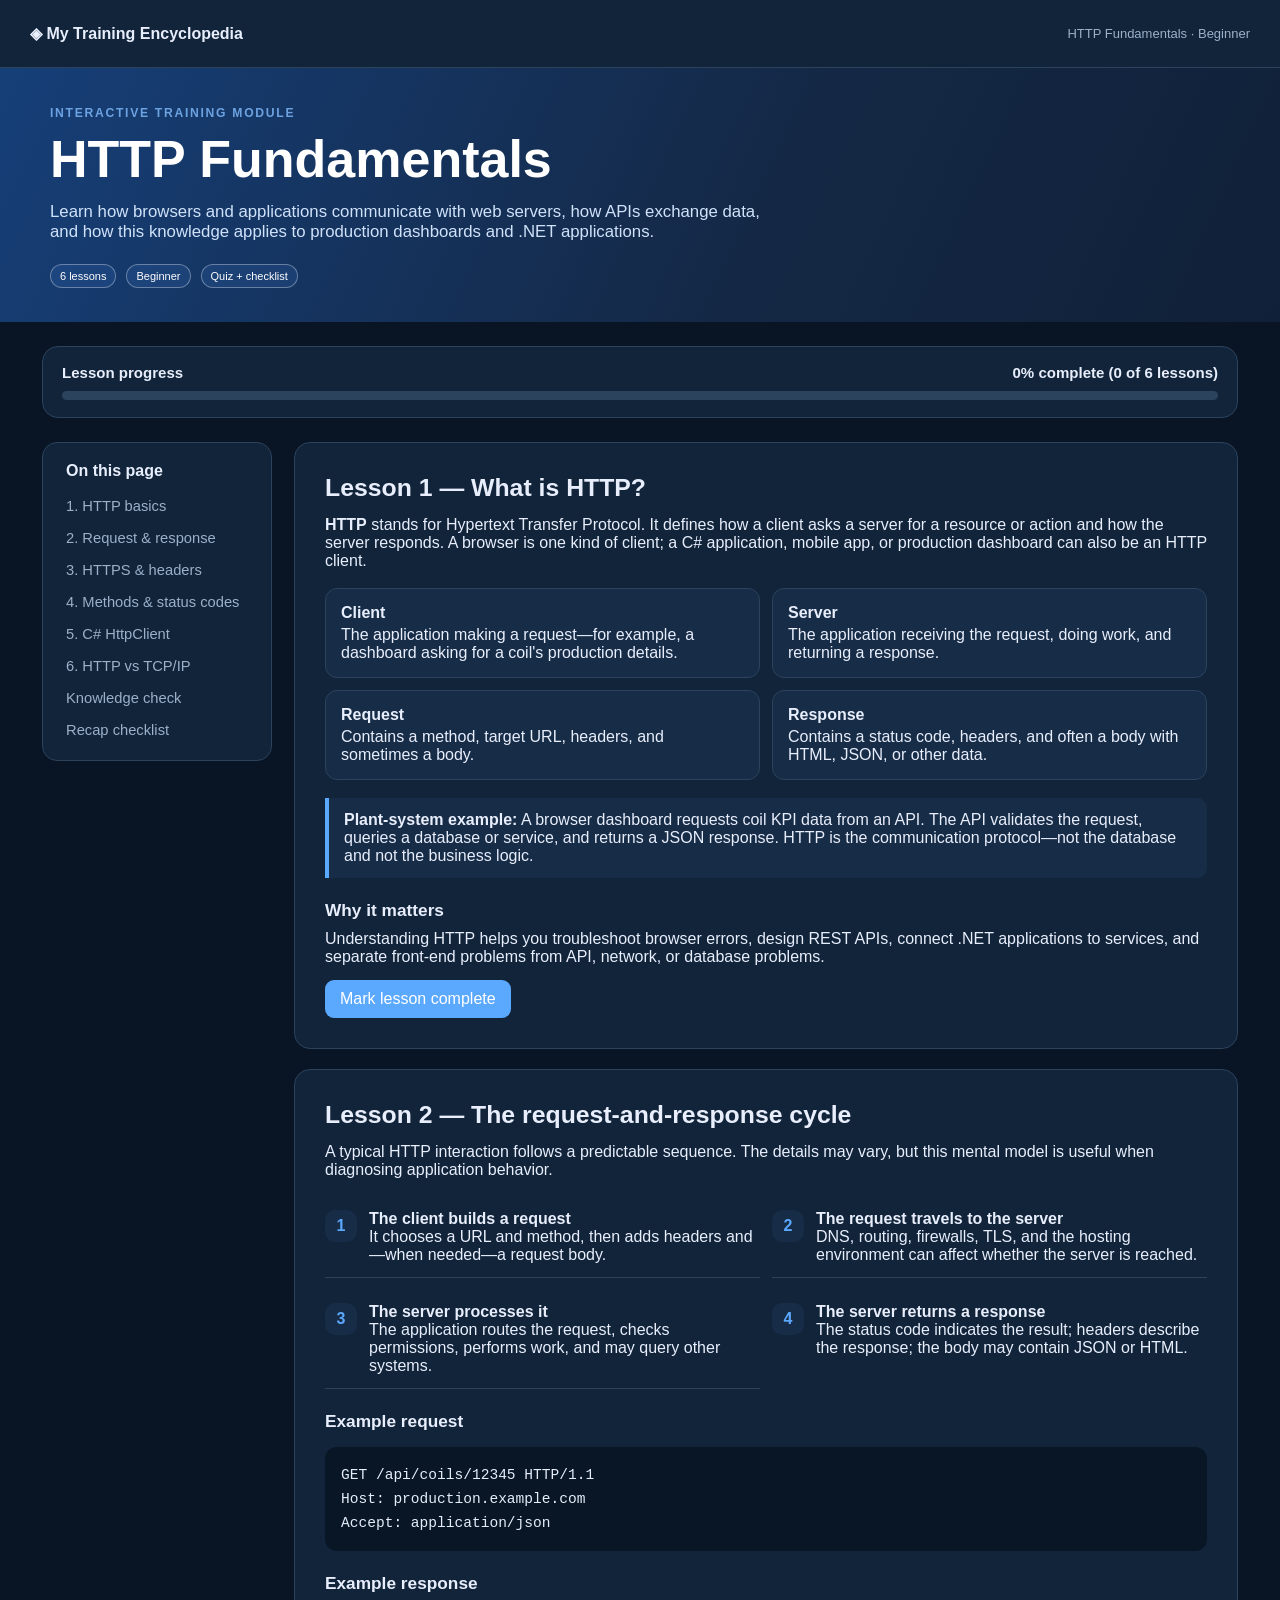
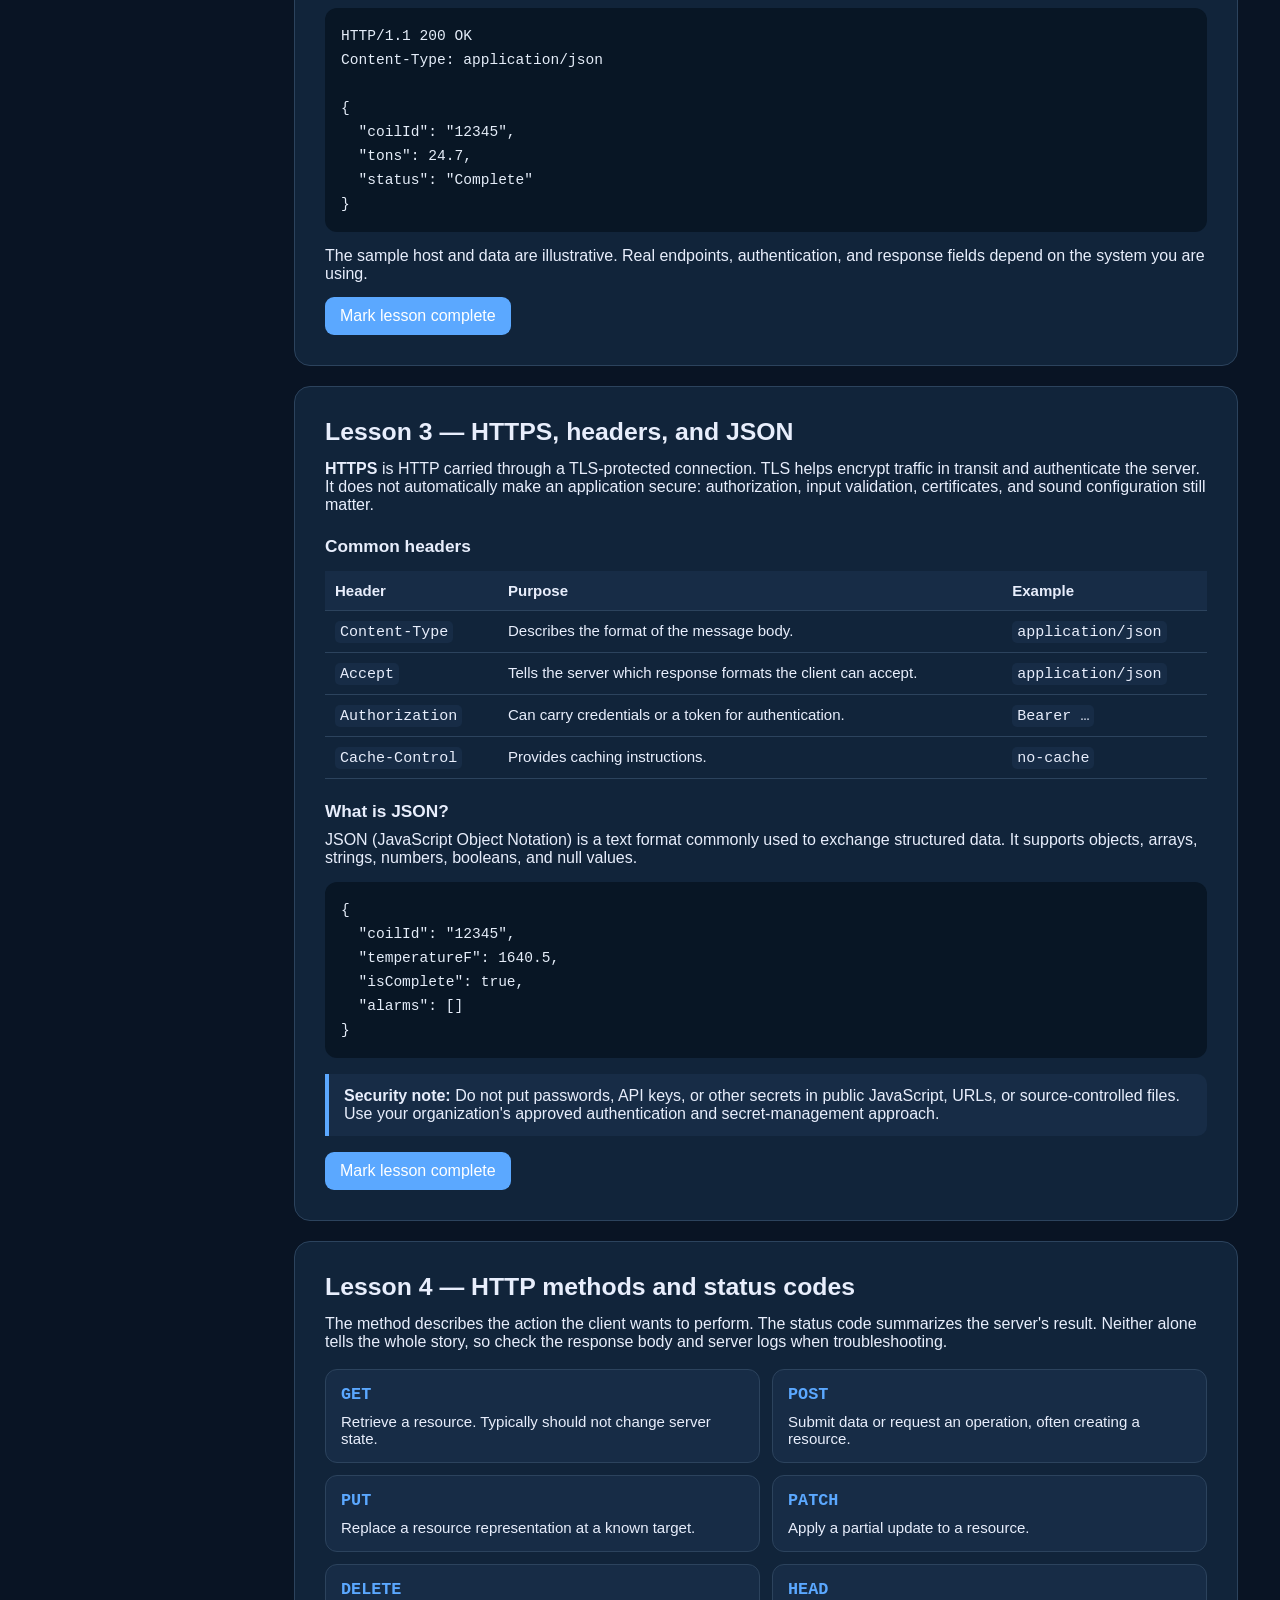
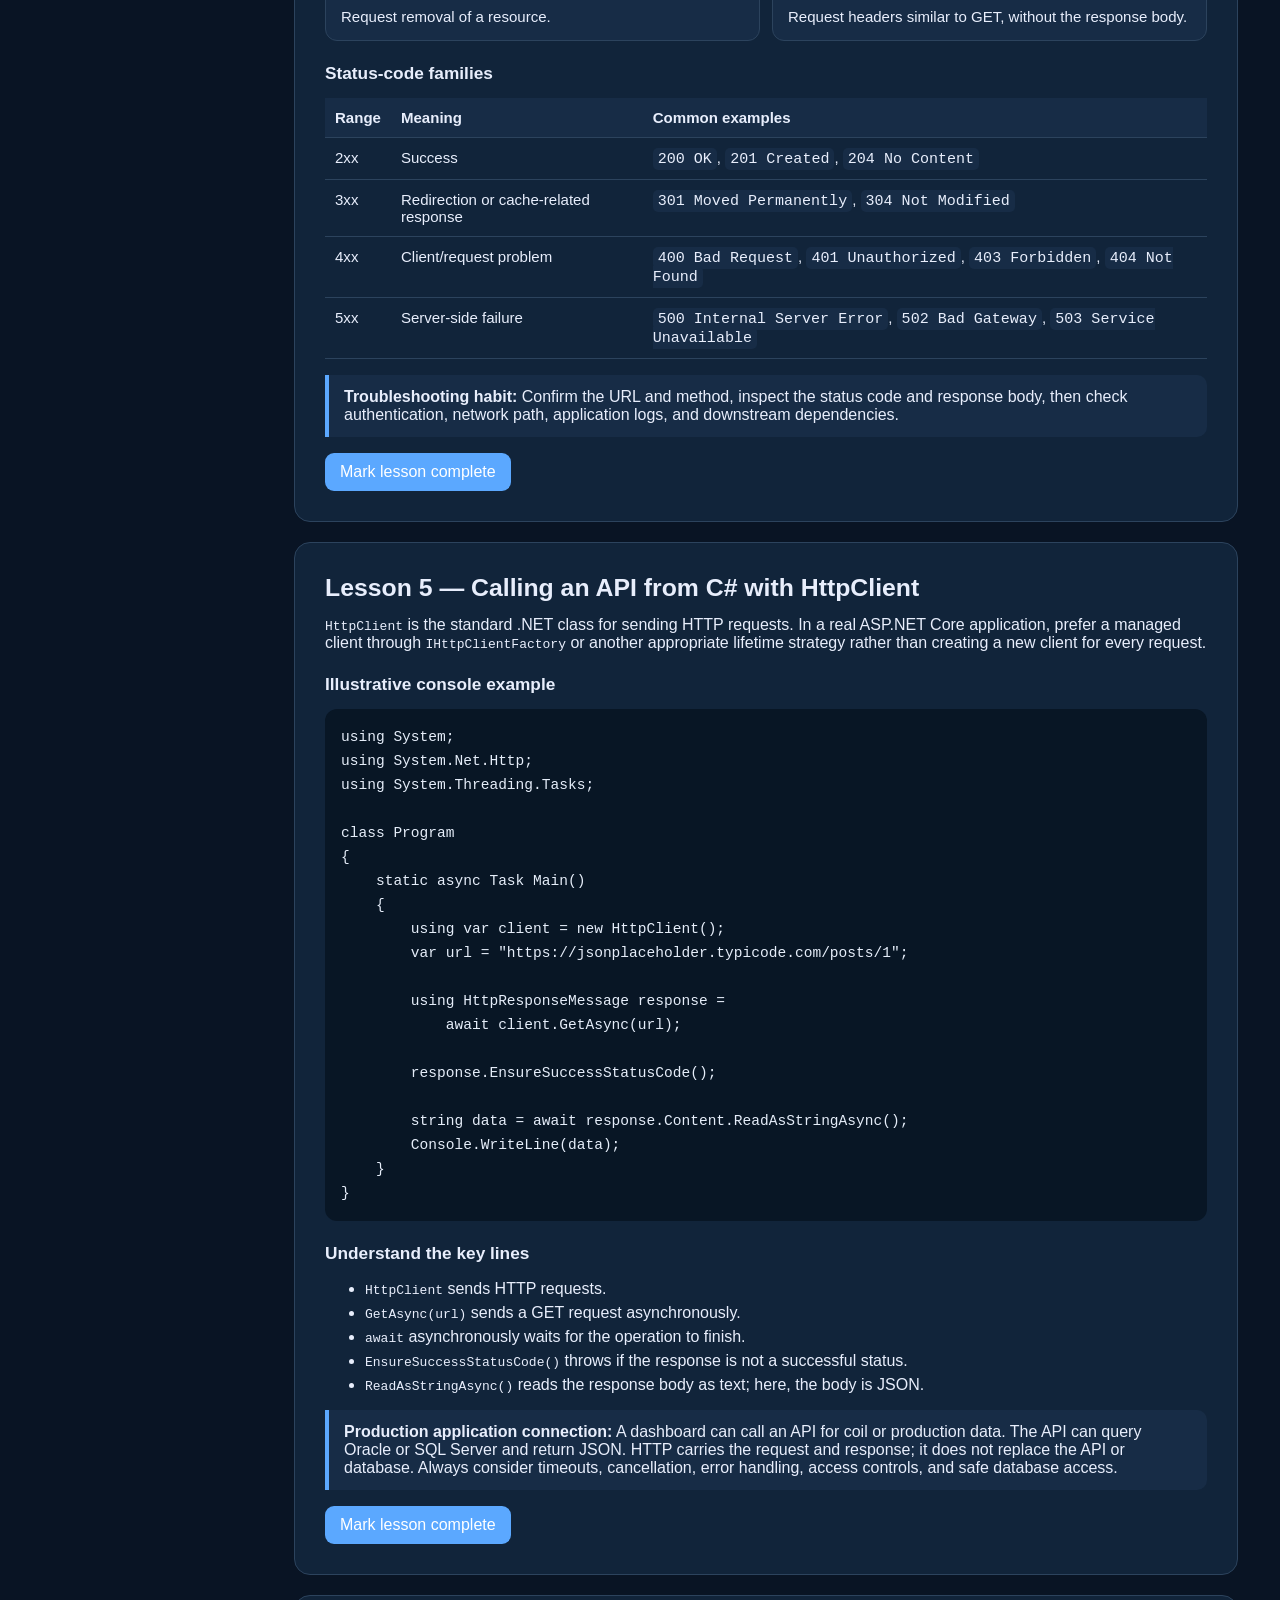
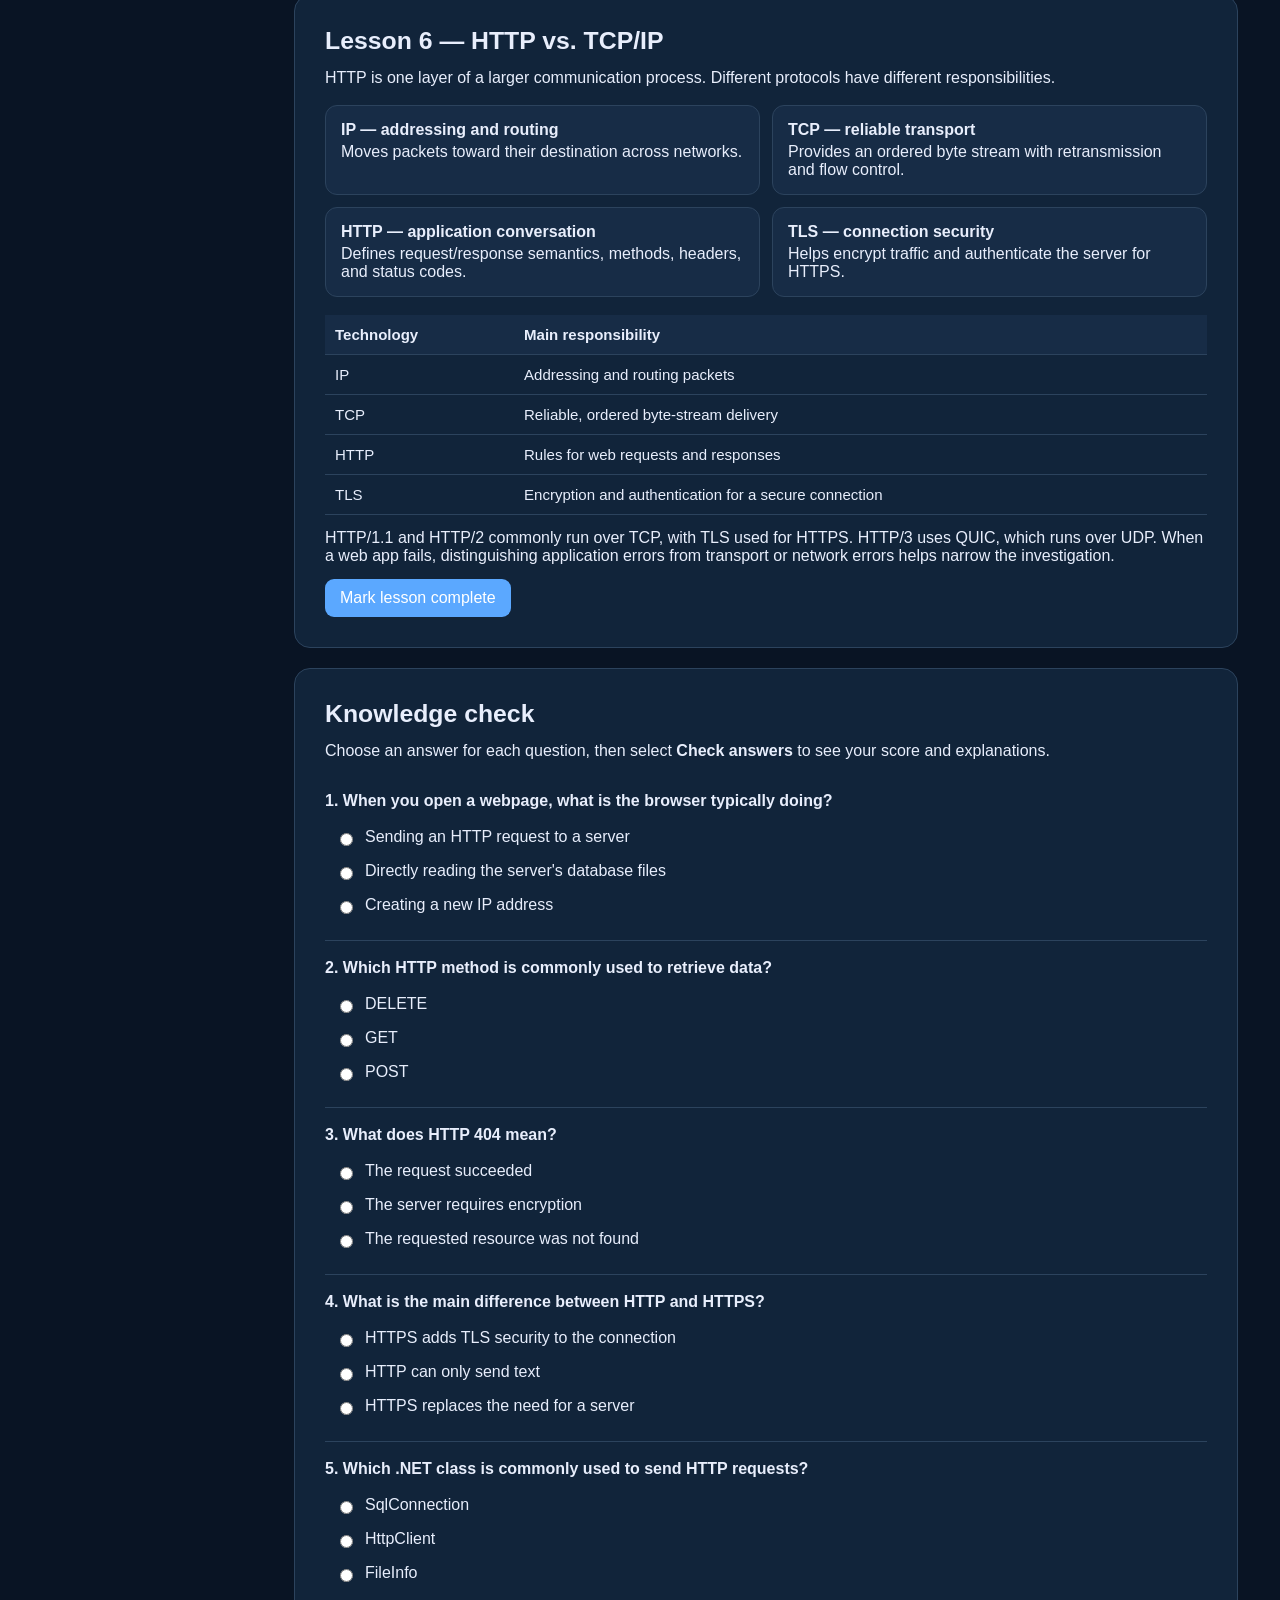
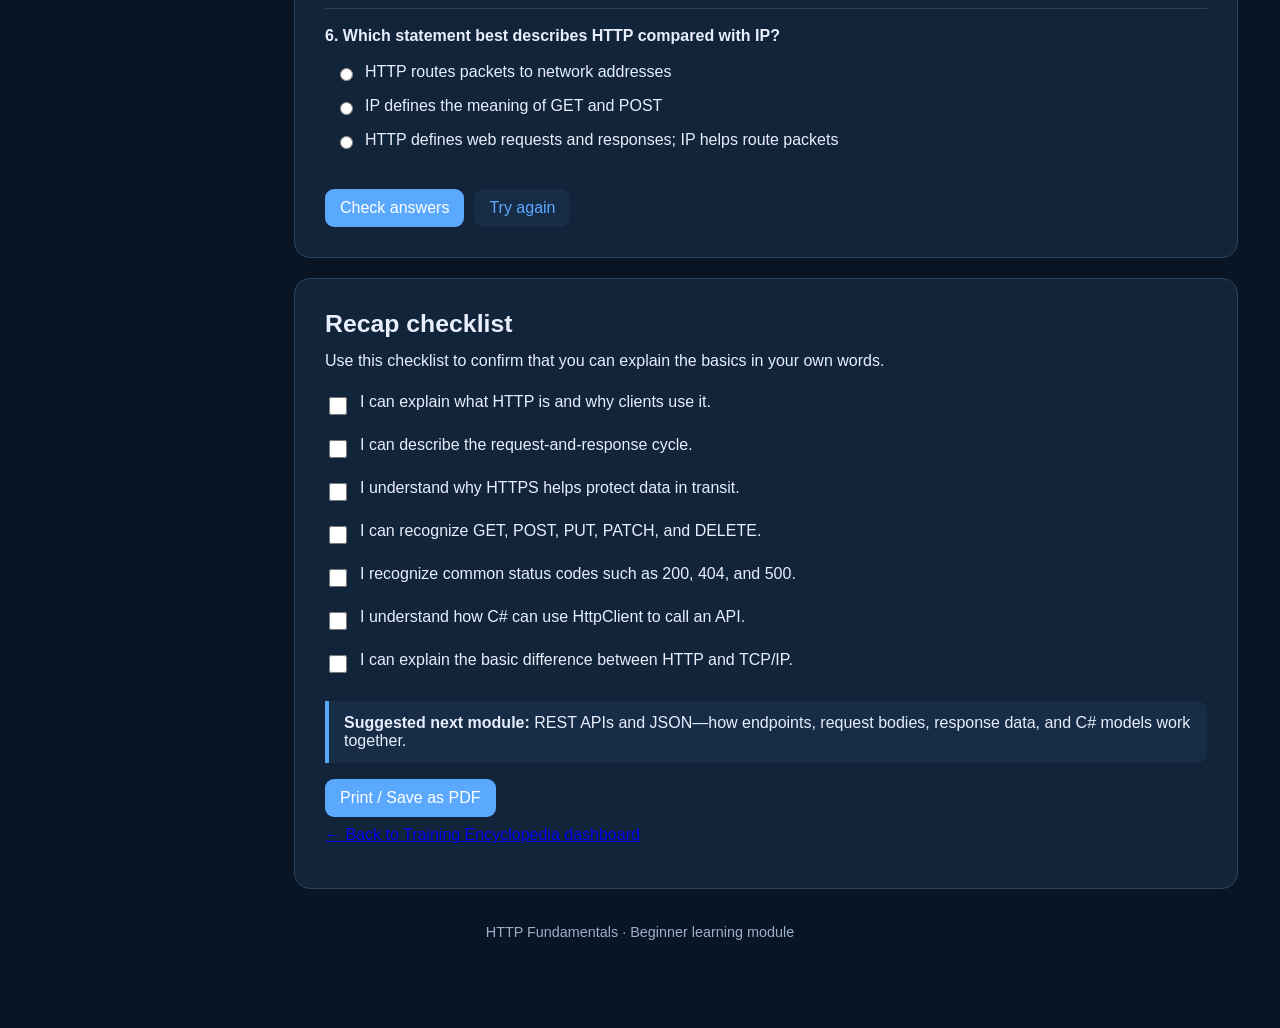
<file: training/http/http.html>
<!doctype html>
<html lang="en">
<head>
<meta charset="utf-8">
<meta name="viewport" content="width=device-width, initial-scale=1">
<meta name="description" content="Six interactive beginner lessons on HTTP, HTTPS, APIs, and C# HttpClient.">
<title>HTTP Fundamentals — Interactive Learning Module</title>
<link rel="stylesheet" href="../../style.css">
<link rel="stylesheet" href="http.css">
</head>
<body class="http-page">
<header class="site-header http-site-header">
  <a class="brand" href="../../index.html">◈ My Training Encyclopedia</a>
  <span class="page-label">HTTP Fundamentals · Beginner</span>
</header>
<section class="http-hero">
  <div class="http-hero-inner">
    <div class="eyebrow">Interactive training module</div>
    <h1>HTTP Fundamentals</h1>
    <p>Learn how browsers and applications communicate with web servers, how APIs exchange data, and how this knowledge applies to production dashboards and .NET applications.</p>
    <div class="http-meta"><span class="pill">6 lessons</span><span class="pill">Beginner</span><span class="pill">Quiz + checklist</span></div>
  </div>
</section>
<main class="http-main">
  <div class="progress-card">
    <div class="progress-head"><span>Lesson progress</span><span id="progressText">0% complete (0 of 6 lessons)</span></div>
    <div class="progress-track" id="progressTrack" role="progressbar" aria-valuemin="0" aria-valuemax="100" aria-valuenow="0"><div id="progressBar"></div></div>
  </div>
  <div class="http-layout">
    <nav class="http-nav" aria-label="Lesson navigation">
      <strong>On this page</strong>
      <div class="nav-links">
        <a href="#lesson1">1. HTTP basics</a>
        <a href="#lesson2">2. Request & response</a>
        <a href="#lesson3">3. HTTPS & headers</a>
        <a href="#lesson4">4. Methods & status codes</a>
        <a href="#lesson5">5. C# HttpClient</a>
        <a href="#lesson6">6. HTTP vs TCP/IP</a>
        <a href="#quiz">Knowledge check</a>
        <a href="#recap">Recap checklist</a>
      </div>
    </nav>
    <div class="http-content">
      <section id="lesson1" data-lesson>
        <h2>Lesson 1 — What is HTTP?</h2>
        <p><strong>HTTP</strong> stands for Hypertext Transfer Protocol. It defines how a client asks a server for a resource or action and how the server responds. A browser is one kind of client; a C# application, mobile app, or production dashboard can also be an HTTP client.</p>
        <div class="analogy-grid">
          <div class="tile"><b>Client</b>The application making a request—for example, a dashboard asking for a coil's production details.</div>
          <div class="tile"><b>Server</b>The application receiving the request, doing work, and returning a response.</div>
          <div class="tile"><b>Request</b>Contains a method, target URL, headers, and sometimes a body.</div>
          <div class="tile"><b>Response</b>Contains a status code, headers, and often a body with HTML, JSON, or other data.</div>
        </div>
        <div class="callout"><strong>Plant-system example:</strong> A browser dashboard requests coil KPI data from an API. The API validates the request, queries a database or service, and returns a JSON response. HTTP is the communication protocol—not the database and not the business logic.</div>
        <h3>Why it matters</h3>
        <p>Understanding HTTP helps you troubleshoot browser errors, design REST APIs, connect .NET applications to services, and separate front-end problems from API, network, or database problems.</p>
        <button class="complete-btn" data-complete="lesson1" type="button">Mark lesson complete</button>
      </section>

      <section id="lesson2" data-lesson>
        <h2>Lesson 2 — The request-and-response cycle</h2>
        <p>A typical HTTP interaction follows a predictable sequence. The details may vary, but this mental model is useful when diagnosing application behavior.</p>
        <div class="steps">
          <div class="step"><span class="num">1</span><div><b>The client builds a request</b><br>It chooses a URL and method, then adds headers and—when needed—a request body.</div></div>
          <div class="step"><span class="num">2</span><div><b>The request travels to the server</b><br>DNS, routing, firewalls, TLS, and the hosting environment can affect whether the server is reached.</div></div>
          <div class="step"><span class="num">3</span><div><b>The server processes it</b><br>The application routes the request, checks permissions, performs work, and may query other systems.</div></div>
          <div class="step"><span class="num">4</span><div><b>The server returns a response</b><br>The status code indicates the result; headers describe the response; the body may contain JSON or HTML.</div></div>
        </div>
        <h3>Example request</h3>
        <pre class="code">GET /api/coils/12345 HTTP/1.1
Host: production.example.com
Accept: application/json</pre>
        <h3>Example response</h3>
        <pre class="code">HTTP/1.1 200 OK
Content-Type: application/json

{
  "coilId": "12345",
  "tons": 24.7,
  "status": "Complete"
}</pre>
        <p>The sample host and data are illustrative. Real endpoints, authentication, and response fields depend on the system you are using.</p>
        <button class="complete-btn" data-complete="lesson2" type="button">Mark lesson complete</button>
      </section>

      <section id="lesson3" data-lesson>
        <h2>Lesson 3 — HTTPS, headers, and JSON</h2>
        <p><strong>HTTPS</strong> is HTTP carried through a TLS-protected connection. TLS helps encrypt traffic in transit and authenticate the server. It does not automatically make an application secure: authorization, input validation, certificates, and sound configuration still matter.</p>
        <h3>Common headers</h3>
        <table><thead><tr><th>Header</th><th>Purpose</th><th>Example</th></tr></thead><tbody>
          <tr><td><code>Content-Type</code></td><td>Describes the format of the message body.</td><td><code>application/json</code></td></tr>
          <tr><td><code>Accept</code></td><td>Tells the server which response formats the client can accept.</td><td><code>application/json</code></td></tr>
          <tr><td><code>Authorization</code></td><td>Can carry credentials or a token for authentication.</td><td><code>Bearer …</code></td></tr>
          <tr><td><code>Cache-Control</code></td><td>Provides caching instructions.</td><td><code>no-cache</code></td></tr>
        </tbody></table>
        <h3>What is JSON?</h3>
        <p>JSON (JavaScript Object Notation) is a text format commonly used to exchange structured data. It supports objects, arrays, strings, numbers, booleans, and null values.</p>
        <pre class="code">{
  "coilId": "12345",
  "temperatureF": 1640.5,
  "isComplete": true,
  "alarms": []
}</pre>
        <div class="callout"><strong>Security note:</strong> Do not put passwords, API keys, or other secrets in public JavaScript, URLs, or source-controlled files. Use your organization's approved authentication and secret-management approach.</div>
        <button class="complete-btn" data-complete="lesson3" type="button">Mark lesson complete</button>
      </section>

      <section id="lesson4" data-lesson>
        <h2>Lesson 4 — HTTP methods and status codes</h2>
        <p>The method describes the action the client wants to perform. The status code summarizes the server's result. Neither alone tells the whole story, so check the response body and server logs when troubleshooting.</p>
        <div class="method-grid">
          <div class="method"><code>GET</code><p>Retrieve a resource. Typically should not change server state.</p></div>
          <div class="method"><code>POST</code><p>Submit data or request an operation, often creating a resource.</p></div>
          <div class="method"><code>PUT</code><p>Replace a resource representation at a known target.</p></div>
          <div class="method"><code>PATCH</code><p>Apply a partial update to a resource.</p></div>
          <div class="method"><code>DELETE</code><p>Request removal of a resource.</p></div>
          <div class="method"><code>HEAD</code><p>Request headers similar to GET, without the response body.</p></div>
        </div>
        <h3>Status-code families</h3>
        <table><thead><tr><th>Range</th><th>Meaning</th><th>Common examples</th></tr></thead><tbody>
          <tr><td>2xx</td><td>Success</td><td><code>200 OK</code>, <code>201 Created</code>, <code>204 No Content</code></td></tr>
          <tr><td>3xx</td><td>Redirection or cache-related response</td><td><code>301 Moved Permanently</code>, <code>304 Not Modified</code></td></tr>
          <tr><td>4xx</td><td>Client/request problem</td><td><code>400 Bad Request</code>, <code>401 Unauthorized</code>, <code>403 Forbidden</code>, <code>404 Not Found</code></td></tr>
          <tr><td>5xx</td><td>Server-side failure</td><td><code>500 Internal Server Error</code>, <code>502 Bad Gateway</code>, <code>503 Service Unavailable</code></td></tr>
        </tbody></table>
        <div class="callout"><strong>Troubleshooting habit:</strong> Confirm the URL and method, inspect the status code and response body, then check authentication, network path, application logs, and downstream dependencies.</div>
        <button class="complete-btn" data-complete="lesson4" type="button">Mark lesson complete</button>
      </section>

      <section id="lesson5" data-lesson>
        <h2>Lesson 5 — Calling an API from C# with HttpClient</h2>
        <p><code>HttpClient</code> is the standard .NET class for sending HTTP requests. In a real ASP.NET Core application, prefer a managed client through <code>IHttpClientFactory</code> or another appropriate lifetime strategy rather than creating a new client for every request.</p>
        <h3>Illustrative console example</h3>
        <pre class="code">using System;
using System.Net.Http;
using System.Threading.Tasks;

class Program
{
    static async Task Main()
    {
        using var client = new HttpClient();
        var url = "https://jsonplaceholder.typicode.com/posts/1";

        using HttpResponseMessage response =
            await client.GetAsync(url);

        response.EnsureSuccessStatusCode();

        string data = await response.Content.ReadAsStringAsync();
        Console.WriteLine(data);
    }
}</pre>
        <h3>Understand the key lines</h3>
        <ul>
          <li><code>HttpClient</code> sends HTTP requests.</li>
          <li><code>GetAsync(url)</code> sends a GET request asynchronously.</li>
          <li><code>await</code> asynchronously waits for the operation to finish.</li>
          <li><code>EnsureSuccessStatusCode()</code> throws if the response is not a successful status.</li>
          <li><code>ReadAsStringAsync()</code> reads the response body as text; here, the body is JSON.</li>
        </ul>
        <div class="callout"><strong>Production application connection:</strong> A dashboard can call an API for coil or production data. The API can query Oracle or SQL Server and return JSON. HTTP carries the request and response; it does not replace the API or database. Always consider timeouts, cancellation, error handling, access controls, and safe database access.</div>
        <button class="complete-btn" data-complete="lesson5" type="button">Mark lesson complete</button>
      </section>

      <section id="lesson6" data-lesson>
        <h2>Lesson 6 — HTTP vs. TCP/IP</h2>
        <p>HTTP is one layer of a larger communication process. Different protocols have different responsibilities.</p>
        <div class="analogy-grid">
          <div class="tile"><b>IP — addressing and routing</b>Moves packets toward their destination across networks.</div>
          <div class="tile"><b>TCP — reliable transport</b>Provides an ordered byte stream with retransmission and flow control.</div>
          <div class="tile"><b>HTTP — application conversation</b>Defines request/response semantics, methods, headers, and status codes.</div>
          <div class="tile"><b>TLS — connection security</b>Helps encrypt traffic and authenticate the server for HTTPS.</div>
        </div>
        <table><thead><tr><th>Technology</th><th>Main responsibility</th></tr></thead><tbody>
          <tr><td>IP</td><td>Addressing and routing packets</td></tr>
          <tr><td>TCP</td><td>Reliable, ordered byte-stream delivery</td></tr>
          <tr><td>HTTP</td><td>Rules for web requests and responses</td></tr>
          <tr><td>TLS</td><td>Encryption and authentication for a secure connection</td></tr>
        </tbody></table>
        <p>HTTP/1.1 and HTTP/2 commonly run over TCP, with TLS used for HTTPS. HTTP/3 uses QUIC, which runs over UDP. When a web app fails, distinguishing application errors from transport or network errors helps narrow the investigation.</p>
        <button class="complete-btn" data-complete="lesson6" type="button">Mark lesson complete</button>
      </section>

      <section id="quiz">
        <h2>Knowledge check</h2>
        <p>Choose an answer for each question, then select <strong>Check answers</strong> to see your score and explanations.</p>
        <form id="quizForm">
          <div class="quiz-question" data-answer="0" data-explain="A client sends a request; the server processes it and returns a response.">
            <p>1. When you open a webpage, what is the browser typically doing?</p>
            <label class="option"><input type="radio" name="q1" value="0"> Sending an HTTP request to a server</label>
            <label class="option"><input type="radio" name="q1" value="1"> Directly reading the server's database files</label>
            <label class="option"><input type="radio" name="q1" value="2"> Creating a new IP address</label><div class="feedback"></div>
          </div>
          <div class="quiz-question" data-answer="1" data-explain="GET is commonly used to retrieve a resource.">
            <p>2. Which HTTP method is commonly used to retrieve data?</p>
            <label class="option"><input type="radio" name="q2" value="0"> DELETE</label><label class="option"><input type="radio" name="q2" value="1"> GET</label><label class="option"><input type="radio" name="q2" value="2"> POST</label><div class="feedback"></div>
          </div>
          <div class="quiz-question" data-answer="2" data-explain="404 is the Not Found status code.">
            <p>3. What does HTTP 404 mean?</p>
            <label class="option"><input type="radio" name="q3" value="0"> The request succeeded</label><label class="option"><input type="radio" name="q3" value="1"> The server requires encryption</label><label class="option"><input type="radio" name="q3" value="2"> The requested resource was not found</label><div class="feedback"></div>
          </div>
          <div class="quiz-question" data-answer="0" data-explain="HTTPS uses TLS to help protect communication between the client and server.">
            <p>4. What is the main difference between HTTP and HTTPS?</p>
            <label class="option"><input type="radio" name="q4" value="0"> HTTPS adds TLS security to the connection</label><label class="option"><input type="radio" name="q4" value="1"> HTTP can only send text</label><label class="option"><input type="radio" name="q4" value="2"> HTTPS replaces the need for a server</label><div class="feedback"></div>
          </div>
          <div class="quiz-question" data-answer="1" data-explain="HttpClient is the .NET class commonly used to send HTTP requests.">
            <p>5. Which .NET class is commonly used to send HTTP requests?</p>
            <label class="option"><input type="radio" name="q5" value="0"> SqlConnection</label><label class="option"><input type="radio" name="q5" value="1"> HttpClient</label><label class="option"><input type="radio" name="q5" value="2"> FileInfo</label><div class="feedback"></div>
          </div>
          <div class="quiz-question" data-answer="2" data-explain="HTTP describes the request/response conversation; IP helps route packets.">
            <p>6. Which statement best describes HTTP compared with IP?</p>
            <label class="option"><input type="radio" name="q6" value="0"> HTTP routes packets to network addresses</label><label class="option"><input type="radio" name="q6" value="1"> IP defines the meaning of GET and POST</label><label class="option"><input type="radio" name="q6" value="2"> HTTP defines web requests and responses; IP helps route packets</label><div class="feedback"></div>
          </div>
          <div class="quiz-actions"><button type="submit">Check answers</button><button type="button" class="secondary" id="resetQuiz">Try again</button><span id="score" aria-live="polite"></span></div>
        </form>
      </section>

      <section id="recap">
        <h2>Recap checklist</h2>
        <p>Use this checklist to confirm that you can explain the basics in your own words.</p>
        <div class="checklist">
          <label><input type="checkbox"> I can explain what HTTP is and why clients use it.</label>
          <label><input type="checkbox"> I can describe the request-and-response cycle.</label>
          <label><input type="checkbox"> I understand why HTTPS helps protect data in transit.</label>
          <label><input type="checkbox"> I can recognize GET, POST, PUT, PATCH, and DELETE.</label>
          <label><input type="checkbox"> I recognize common status codes such as 200, 404, and 500.</label>
          <label><input type="checkbox"> I understand how C# can use HttpClient to call an API.</label>
          <label><input type="checkbox"> I can explain the basic difference between HTTP and TCP/IP.</label>
        </div>
        <div class="callout"><strong>Suggested next module:</strong> REST APIs and JSON—how endpoints, request bodies, response data, and C# models work together.</div>
        <button id="printBtn" type="button">Print / Save as PDF</button>
        <p><a href="../../index.html">← Back to Training Encyclopedia dashboard</a></p>
      </section>
    </div>
  </div>
  <footer class="http-footer">HTTP Fundamentals · Beginner learning module</footer>
</main>
<script>
  // Lesson styling is fixed to match the dashboard dark theme. No theme toggle.

  const lessonIds = [...document.querySelectorAll("[data-lesson]")].map(el => el.id);
  const completed = new Set();
  const progressBar = document.getElementById("progressBar");
  const progressText = document.getElementById("progressText");
  const progressTrack = document.getElementById("progressTrack");

  function updateProgress() {
    const pct = Math.round(completed.size / lessonIds.length * 100);
    progressBar.style.width = pct + "%";
    progressText.textContent = `${pct}% complete (${completed.size} of ${lessonIds.length} lessons)`;
    progressTrack.setAttribute("aria-valuenow", pct);
    document.querySelectorAll(".complete-btn").forEach(btn => {
      const done = completed.has(btn.dataset.complete);
      btn.textContent = done ? "Lesson completed ✓" : "Mark lesson complete";
      btn.classList.toggle("done", done);
    });
  }

  document.querySelectorAll(".complete-btn").forEach(btn => btn.addEventListener("click", () => {
    if (completed.has(btn.dataset.complete)) completed.delete(btn.dataset.complete);
    else completed.add(btn.dataset.complete);
    updateProgress();
  }));

  document.querySelectorAll(".http-nav a").forEach(link => link.addEventListener("click", () => {
    document.querySelectorAll(".http-nav a").forEach(a => a.classList.remove("active"));
    link.classList.add("active");
  }));

  document.getElementById("quizForm").addEventListener("submit", event => {
    event.preventDefault();
    let score = 0, answered = 0;
    document.querySelectorAll(".quiz-question").forEach(question => {
      const selected = question.querySelector("input:checked");
      const feedback = question.querySelector(".feedback");
      feedback.className = "feedback";
      if (!selected) {
        feedback.textContent = "Choose an answer to complete this question.";
        feedback.classList.add("bad");
        return;
      }
      answered++;
      const correct = Number(selected.value) === Number(question.dataset.answer);
      if (correct) score++;
      feedback.textContent = (correct ? "Correct. " : "Not quite. ") + question.dataset.explain;
      feedback.classList.add(correct ? "good" : "bad");
    });
    document.getElementById("score").textContent = answered === 6 ? `Score: ${score}/6` : `Answered ${answered}/6 · Current score: ${score}/${answered}`;
  });

  document.getElementById("resetQuiz").addEventListener("click", () => {
    document.getElementById("quizForm").reset();
    document.querySelectorAll(".feedback").forEach(el => { el.className = "feedback"; el.textContent = ""; });
    document.getElementById("score").textContent = "";
  });
  document.getElementById("printBtn").addEventListener("click", () => window.print());
</script>
</body>
</html>
</file>
<file: style.css>
:root{font-family:Inter,"Segoe UI",Arial,sans-serif;color:#e8eefc;background:#091424;--bg:#091424;--panel:#11243a;--card:#172c46;--line:#2c435d;--muted:#9bb0c9;--accent:#5ba8ff;--text:#e8eefc}
*{box-sizing:border-box}html{scroll-behavior:smooth}body{margin:0;background:var(--bg);color:var(--text)}body.light{--bg:#f7f9fc;--panel:#fff;--card:#fff;--line:#dbe3ee;--muted:#54657b;--accent:#0867d9;--text:#17263a}
.site-header{min-height:68px;display:flex;align-items:center;gap:24px;padding:12px 30px;background:var(--panel);border-bottom:1px solid var(--line);position:sticky;top:0;z-index:5}
.brand{color:var(--text);text-decoration:none;font-weight:800;white-space:nowrap}.search-wrap{flex:1;max-width:650px}.search-wrap input{width:100%;padding:12px 16px;background:var(--bg);border:1px solid var(--line);border-radius:12px;color:var(--text);font:inherit}
button{cursor:pointer;border:1px solid var(--line);border-radius:10px;padding:10px 14px;color:var(--text);background:var(--card);font:inherit}button:hover,.card:hover{border-color:var(--accent)}
.layout{display:grid;grid-template-columns:250px minmax(0,1fr);min-height:calc(100vh - 68px)}.sidebar{padding:24px 16px;background:var(--panel);border-right:1px solid var(--line)}.side-title{font-size:11px;letter-spacing:.13em;font-weight:800;color:var(--muted);margin:22px 12px 12px}.nav{display:block;padding:11px 13px;border-radius:9px;color:var(--muted);text-decoration:none;font-size:14px}.nav:hover,.nav.active{background:var(--card);color:var(--accent)}.aside-foot{margin:36px 12px;font-size:12px;color:var(--muted);line-height:1.6}
main{max-width:1400px;width:100%;padding:32px 42px;margin:0 auto}.hero{background:linear-gradient(115deg,#163f78,#142845 60%,#102038);padding:40px;border:1px solid #31517a;border-radius:20px;min-height:220px}.hero h1{font-size:clamp(27px,3vw,42px);margin:8px 0}.hero p{max-width:680px;line-height:1.65;color:#d0e2fa}.eyebrow{color:#83bdff;font-size:12px;letter-spacing:.15em;font-weight:800;text-transform:uppercase}.stats{display:flex;gap:12px;margin:20px 0 32px;flex-wrap:wrap}.stat{padding:16px 22px;border:1px solid var(--line);border-radius:12px;background:var(--panel)}.stat strong{display:block;font-size:23px}.stat span{font-size:12px;color:var(--muted)}h2{font-size:21px;margin:30px 0 18px}.grid{display:grid;grid-template-columns:repeat(auto-fit,minmax(240px,1fr));gap:16px}.card{background:var(--card);border:1px solid var(--line);border-radius:15px;padding:22px;cursor:pointer;transition:border-color .15s}.card h3{margin:14px 0 8px;font-size:18px}.card p{color:var(--muted);font-size:14px;line-height:1.6;min-height:46px}.pill{display:inline-block;font-size:11px;color:var(--accent);background:rgba(80,150,240,.12);padding:5px 9px;border-radius:20px}.card .arrow{display:block;text-align:right;color:var(--accent);font-size:20px}.empty{padding:50px;text-align:center;color:var(--muted)}.sr-only{position:absolute;width:1px;height:1px;padding:0;margin:-1px;overflow:hidden;clip:rect(0,0,0,0);white-space:nowrap;border:0}
@media(max-width:760px){.site-header{padding:12px;gap:8px;flex-wrap:wrap}.brand{font-size:13px}.search-wrap{order:3;max-width:none;flex-basis:100%}.layout{grid-template-columns:1fr}.sidebar{display:flex;flex-wrap:wrap;gap:6px;padding:8px;align-items:center}.sidebar .side-title,.sidebar .aside-foot{display:none}#categories{display:flex;flex-wrap:wrap}.nav{font-size:12px;padding:8px}main{padding:20px}.hero{padding:24px}}
</file>
<file: http.css>
.http-hero{background:linear-gradient(115deg,#163f78,#142845 60%,#102038);color:#fff;padding:38px 20px 34px}.http-hero-inner{max-width:1180px;margin:auto}.http-hero .eyebrow{text-transform:uppercase;letter-spacing:.14em;font-size:.76rem;font-weight:800;opacity:.8}.http-hero h1{font-size:clamp(2rem,5vw,3.25rem);line-height:1.12;margin:10px 0 14px}.http-hero p{max-width:720px;color:#d0e2fa;font-size:1.05rem;margin:0}.http-meta{display:flex;gap:10px;flex-wrap:wrap;margin-top:22px}.http-meta .pill{border:1px solid #ffffff55;color:#fff}.http-main{max-width:1400px;padding:24px 42px 64px}.progress-card{background:var(--panel);border:1px solid var(--line);border-radius:16px;padding:17px 19px;margin:0 0 24px}.progress-head{display:flex;justify-content:space-between;gap:12px;font-weight:700;font-size:.94rem}.progress-track{height:9px;background:var(--line);border-radius:99px;overflow:hidden;margin-top:10px}#progressBar{width:0%;height:100%;background:var(--accent);transition:width .25s}.http-layout{display:grid;grid-template-columns:230px minmax(0,1fr);gap:22px;align-items:start}.http-nav{background:var(--panel);border:1px solid var(--line);border-radius:15px;padding:14px;position:sticky;top:84px}.http-nav strong{display:block;padding:5px 9px 10px}.http-nav a{display:block;text-decoration:none;padding:8px 9px;border-radius:9px;color:var(--muted);font-size:.92rem}.http-nav a:hover,.http-nav a.active{background:var(--card);color:var(--accent);font-weight:700}.http-content{min-width:0}.http-content section{background:var(--panel);border:1px solid var(--line);border-radius:16px;padding:clamp(20px,4vw,30px);margin-bottom:20px;scroll-margin-top:88px}.http-content h2{font-size:1.55rem;margin:0 0 12px;line-height:1.25}.http-content h3{font-size:1.08rem;margin:22px 0 8px}.http-content p{margin:9px 0 14px}.http-content li{margin:6px 0}.http-content .callout{border-left:4px solid var(--accent);background:var(--card);padding:13px 15px;border-radius:0 10px 10px 0;margin:16px 0}.analogy-grid,.steps,.method-grid{display:grid;grid-template-columns:repeat(2,minmax(0,1fr));gap:12px;margin:18px 0}.tile{border:1px solid var(--line);border-radius:12px;padding:15px;background:var(--card)}.tile b{display:block;margin-bottom:4px}.step{display:flex;gap:12px;align-items:flex-start;padding:13px 0;border-bottom:1px solid var(--line)}.step:last-child{border-bottom:0}.num{flex:0 0 32px;height:32px;display:grid;place-items:center;border-radius:10px;background:var(--card);color:var(--accent);font-weight:800}.code{background:#081625;color:#e5edf9;padding:16px;border-radius:12px;overflow:auto;font:.91rem/1.65 ui-monospace,SFMono-Regular,Consolas,monospace;white-space:pre}.method{border:1px solid var(--line);border-radius:12px;padding:15px}.method code{font-size:1.05rem;font-weight:800;color:var(--accent)}.method p{margin-bottom:0;font-size:.94rem}.http-content table{width:100%;border-collapse:collapse;margin:14px 0;font-size:.94rem}.http-content th,.http-content td{text-align:left;padding:11px 10px;border-bottom:1px solid var(--line);vertical-align:top}.http-content th{background:var(--card)}.http-content td code{background:var(--card);padding:2px 5px;border-radius:5px}.quiz-question{border-top:1px solid var(--line);padding:18px 0}.quiz-question:first-of-type{border-top:0}.quiz-question p{font-weight:750;margin:0 0 10px}.option{display:flex;gap:9px;align-items:flex-start;padding:8px 10px;border-radius:8px;cursor:pointer}.option:hover{background:var(--card)}.option input{margin-top:5px}.feedback{display:none;margin-top:9px;padding:10px 12px;border-radius:9px;font-size:.93rem}.feedback.good{display:block;color:#18794e;background:#e7f6ee}.feedback.bad{display:block;color:#b42318;background:#fff0ee}.http-content button{cursor:pointer;border:0;border-radius:9px;padding:10px 15px;background:var(--accent);color:white;font-weight:750;font:inherit}.http-content button.secondary{color:var(--accent);background:var(--card)}.quiz-actions{display:flex;gap:10px;align-items:center;flex-wrap:wrap;margin-top:14px}#score{font-weight:800}.checklist label{display:flex;gap:10px;padding:9px 0;cursor:pointer}.checklist input{width:18px;height:18px;margin-top:4px;accent-color:var(--accent)}.done{background:#18794e!important}.http-footer{text-align:center;color:var(--muted);padding:15px 0 30px;font-size:.9rem}.http-site-header{justify-content:space-between}.http-site-header .brand{margin-right:auto}.http-site-header .page-label{color:var(--muted);font-size:13px}
@media(max-width:780px){.http-layout{grid-template-columns:1fr}.http-nav{position:static}.http-nav .nav-links{display:grid;grid-template-columns:repeat(2,minmax(0,1fr));gap:2px}.analogy-grid,.steps,.method-grid{grid-template-columns:1fr}.http-main{padding:20px}.http-site-header{padding:12px;gap:8px;flex-wrap:wrap;height:auto}.http-site-header .page-label{display:none}.http-content table{display:block;overflow-x:auto}}
@media print{body{background:white!important;color:#17263a!important}.http-hero{background:#13264d!important;print-color-adjust:exact}.http-nav,.progress-card,.http-content button,.http-footer,.http-site-header{display:none!important}.http-layout{display:block}.http-content section{box-shadow:none;break-inside:avoid}}
</file>
<file: training/http/http.css>
.http-hero{background:linear-gradient(115deg,#163f78,#142845 60%,#102038);color:#fff;padding:38px 20px 34px}.http-hero-inner{max-width:1180px;margin:auto}.http-hero .eyebrow{text-transform:uppercase;letter-spacing:.14em;font-size:.76rem;font-weight:800;opacity:.8}.http-hero h1{font-size:clamp(2rem,5vw,3.25rem);line-height:1.12;margin:10px 0 14px}.http-hero p{max-width:720px;color:#d0e2fa;font-size:1.05rem;margin:0}.http-meta{display:flex;gap:10px;flex-wrap:wrap;margin-top:22px}.http-meta .pill{border:1px solid #ffffff55;color:#fff}.http-main{max-width:1400px;padding:24px 42px 64px}.progress-card{background:var(--panel);border:1px solid var(--line);border-radius:16px;padding:17px 19px;margin:0 0 24px}.progress-head{display:flex;justify-content:space-between;gap:12px;font-weight:700;font-size:.94rem}.progress-track{height:9px;background:var(--line);border-radius:99px;overflow:hidden;margin-top:10px}#progressBar{width:0%;height:100%;background:var(--accent);transition:width .25s}.http-layout{display:grid;grid-template-columns:230px minmax(0,1fr);gap:22px;align-items:start}.http-nav{background:var(--panel);border:1px solid var(--line);border-radius:15px;padding:14px;position:sticky;top:84px}.http-nav strong{display:block;padding:5px 9px 10px}.http-nav a{display:block;text-decoration:none;padding:8px 9px;border-radius:9px;color:var(--muted);font-size:.92rem}.http-nav a:hover,.http-nav a.active{background:var(--card);color:var(--accent);font-weight:700}.http-content{min-width:0}.http-content section{background:var(--panel);border:1px solid var(--line);border-radius:16px;padding:clamp(20px,4vw,30px);margin-bottom:20px;scroll-margin-top:88px}.http-content h2{font-size:1.55rem;margin:0 0 12px;line-height:1.25}.http-content h3{font-size:1.08rem;margin:22px 0 8px}.http-content p{margin:9px 0 14px}.http-content li{margin:6px 0}.http-content .callout{border-left:4px solid var(--accent);background:var(--card);padding:13px 15px;border-radius:0 10px 10px 0;margin:16px 0}.analogy-grid,.steps,.method-grid{display:grid;grid-template-columns:repeat(2,minmax(0,1fr));gap:12px;margin:18px 0}.tile{border:1px solid var(--line);border-radius:12px;padding:15px;background:var(--card)}.tile b{display:block;margin-bottom:4px}.step{display:flex;gap:12px;align-items:flex-start;padding:13px 0;border-bottom:1px solid var(--line)}.step:last-child{border-bottom:0}.num{flex:0 0 32px;height:32px;display:grid;place-items:center;border-radius:10px;background:var(--card);color:var(--accent);font-weight:800}.code{background:#081625;color:#e5edf9;padding:16px;border-radius:12px;overflow:auto;font:.91rem/1.65 ui-monospace,SFMono-Regular,Consolas,monospace;white-space:pre}.method{border:1px solid var(--line);border-radius:12px;padding:15px}.method code{font-size:1.05rem;font-weight:800;color:var(--accent)}.method p{margin-bottom:0;font-size:.94rem}.http-content table{width:100%;border-collapse:collapse;margin:14px 0;font-size:.94rem}.http-content th,.http-content td{text-align:left;padding:11px 10px;border-bottom:1px solid var(--line);vertical-align:top}.http-content th{background:var(--card)}.http-content td code{background:var(--card);padding:2px 5px;border-radius:5px}.quiz-question{border-top:1px solid var(--line);padding:18px 0}.quiz-question:first-of-type{border-top:0}.quiz-question p{font-weight:750;margin:0 0 10px}.option{display:flex;gap:9px;align-items:flex-start;padding:8px 10px;border-radius:8px;cursor:pointer}.option:hover{background:var(--card)}.option input{margin-top:5px}.feedback{display:none;margin-top:9px;padding:10px 12px;border-radius:9px;font-size:.93rem}.feedback.good{display:block;color:#18794e;background:#e7f6ee}.feedback.bad{display:block;color:#b42318;background:#fff0ee}.http-content button{cursor:pointer;border:0;border-radius:9px;padding:10px 15px;background:var(--accent);color:white;font-weight:750;font:inherit}.http-content button.secondary{color:var(--accent);background:var(--card)}.quiz-actions{display:flex;gap:10px;align-items:center;flex-wrap:wrap;margin-top:14px}#score{font-weight:800}.checklist label{display:flex;gap:10px;padding:9px 0;cursor:pointer}.checklist input{width:18px;height:18px;margin-top:4px;accent-color:var(--accent)}.done{background:#18794e!important}.http-footer{text-align:center;color:var(--muted);padding:15px 0 30px;font-size:.9rem}.http-site-header{justify-content:space-between}.http-site-header .brand{margin-right:auto}.http-site-header .page-label{color:var(--muted);font-size:13px}
@media(max-width:780px){.http-layout{grid-template-columns:1fr}.http-nav{position:static}.http-nav .nav-links{display:grid;grid-template-columns:repeat(2,minmax(0,1fr));gap:2px}.analogy-grid,.steps,.method-grid{grid-template-columns:1fr}.http-main{padding:20px}.http-site-header{padding:12px;gap:8px;flex-wrap:wrap;height:auto}.http-site-header .page-label{display:none}.http-content table{display:block;overflow-x:auto}}
@media print{body{background:white!important;color:#17263a!important}.http-hero{background:#13264d!important;print-color-adjust:exact}.http-nav,.progress-card,.http-content button,.http-footer,.http-site-header{display:none!important}.http-layout{display:block}.http-content section{box-shadow:none;break-inside:avoid}}

/* Match the dashboard's existing dark theme. Lessons have no separate theme toggle. */
body.http-page{--bg:#091424;--panel:#11243a;--card:#172c46;--line:#2c435d;--muted:#9bb0c9;--accent:#5ba8ff;--text:#e8eefc;background:var(--bg);color:var(--text)}
body.http-page .site-header{background:var(--panel);color:var(--text)}
body.http-page .http-content section,body.http-page .http-nav,body.http-page .progress-card{background:var(--panel);color:var(--text);border-color:var(--line)}
body.http-page .tile,body.http-page .method,body.http-page .http-content .callout,body.http-page .http-nav a:hover,body.http-page .http-nav a.active{background:var(--card);color:var(--text)}
body.http-page .http-nav a{color:var(--muted)}
body.http-page .http-nav a:hover,body.http-page .http-nav a.active{color:var(--accent)}
</file>
